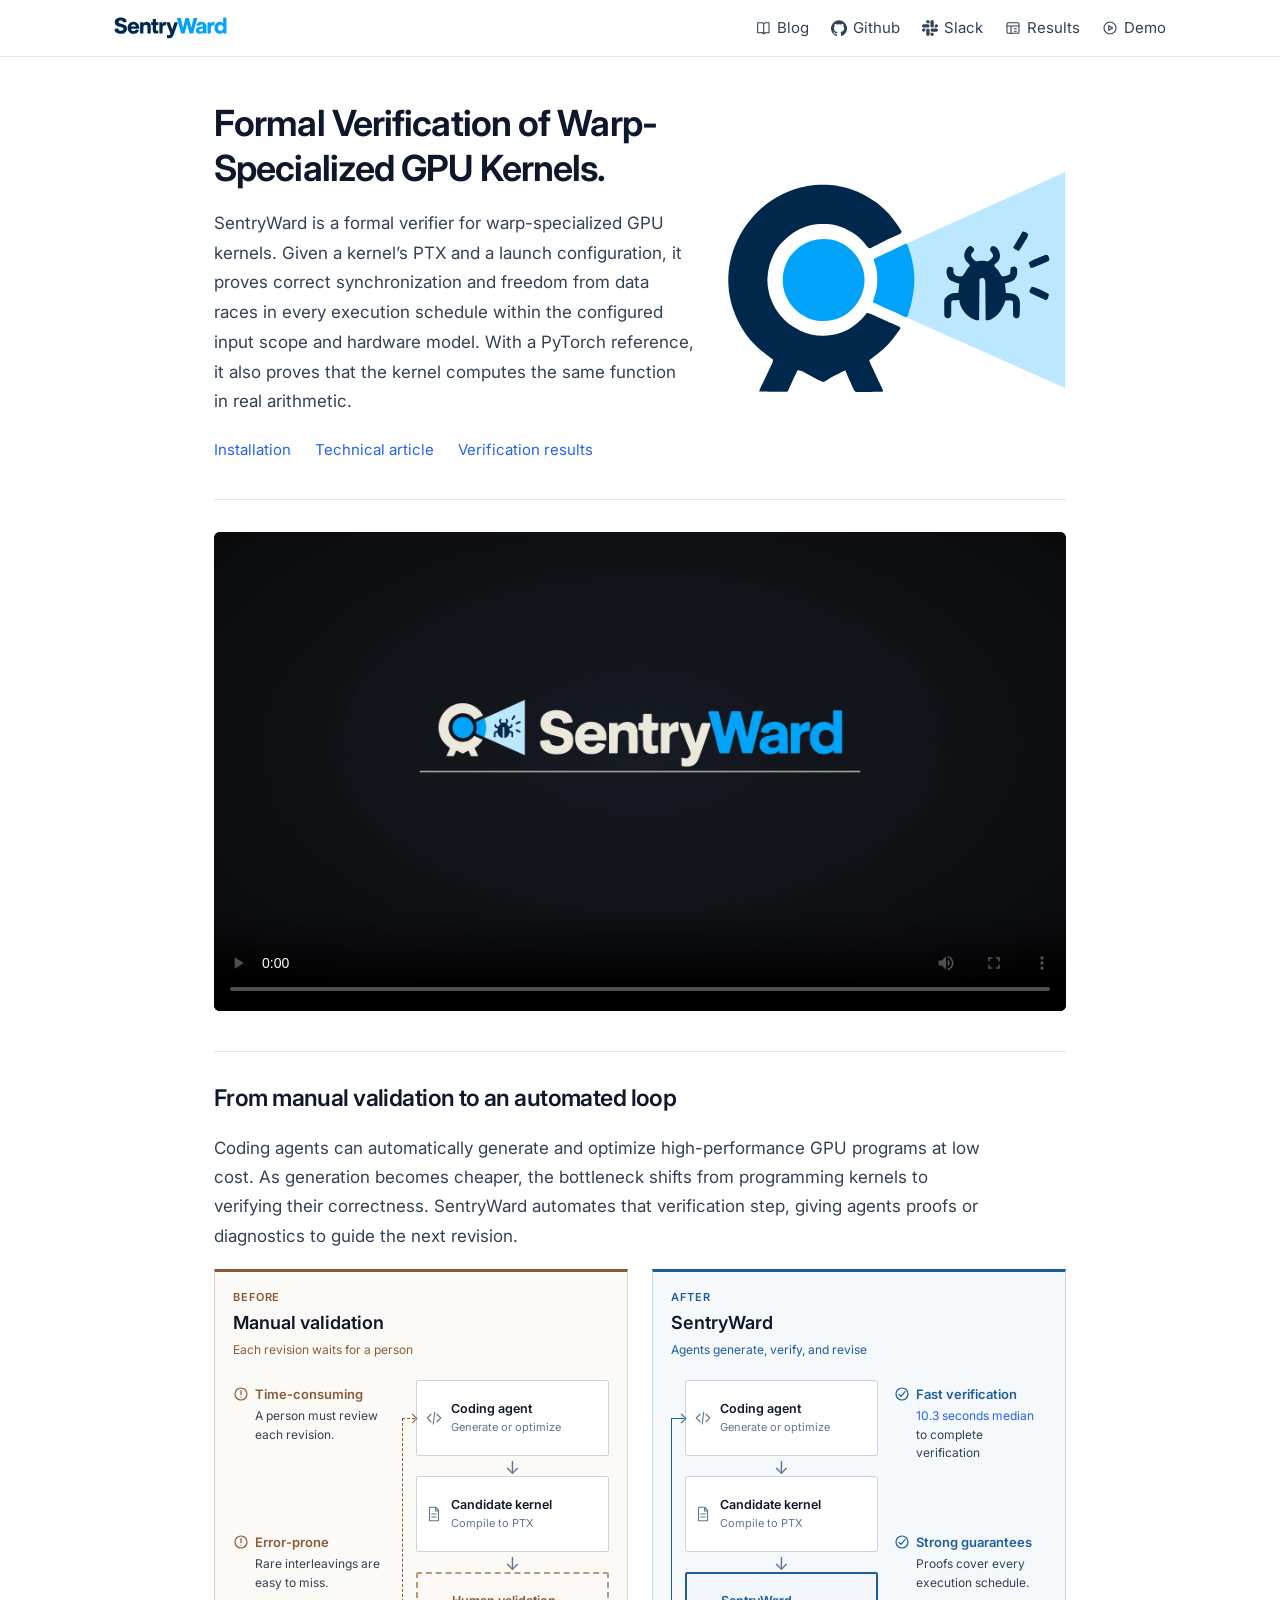
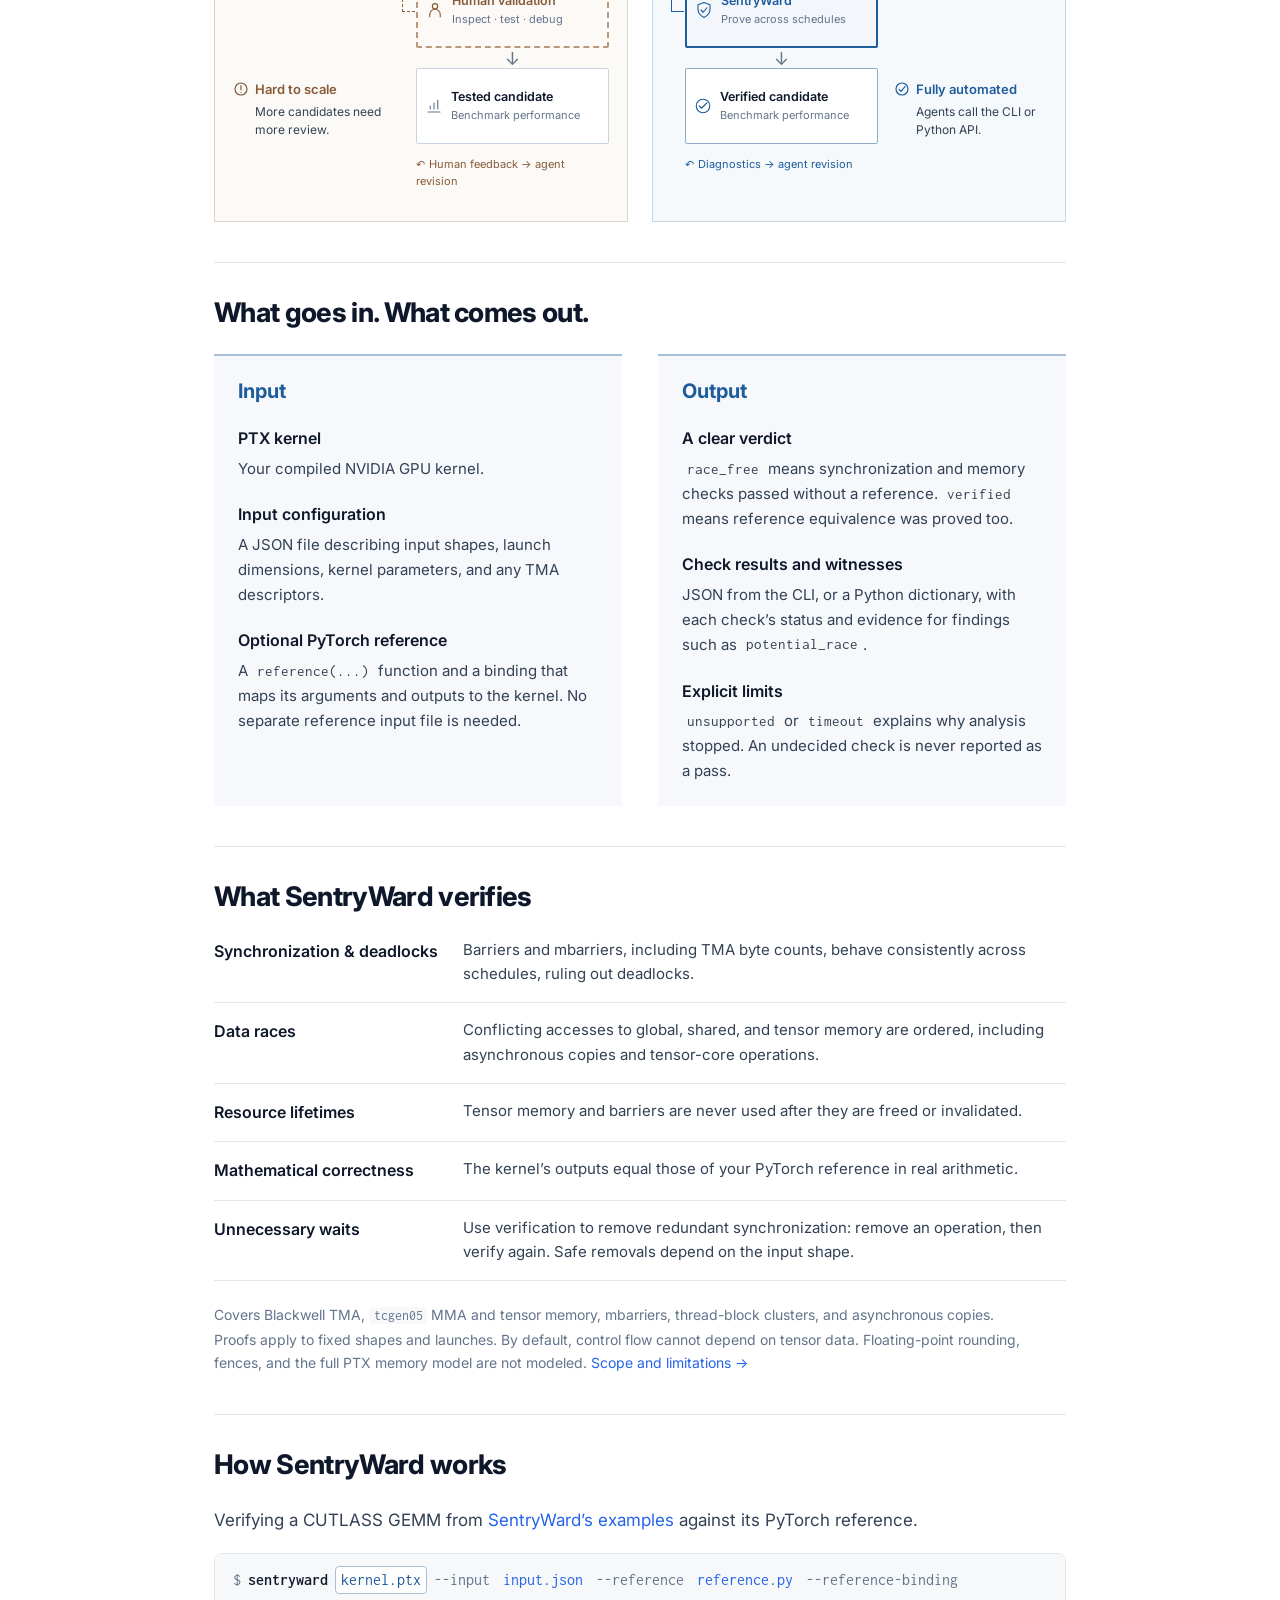
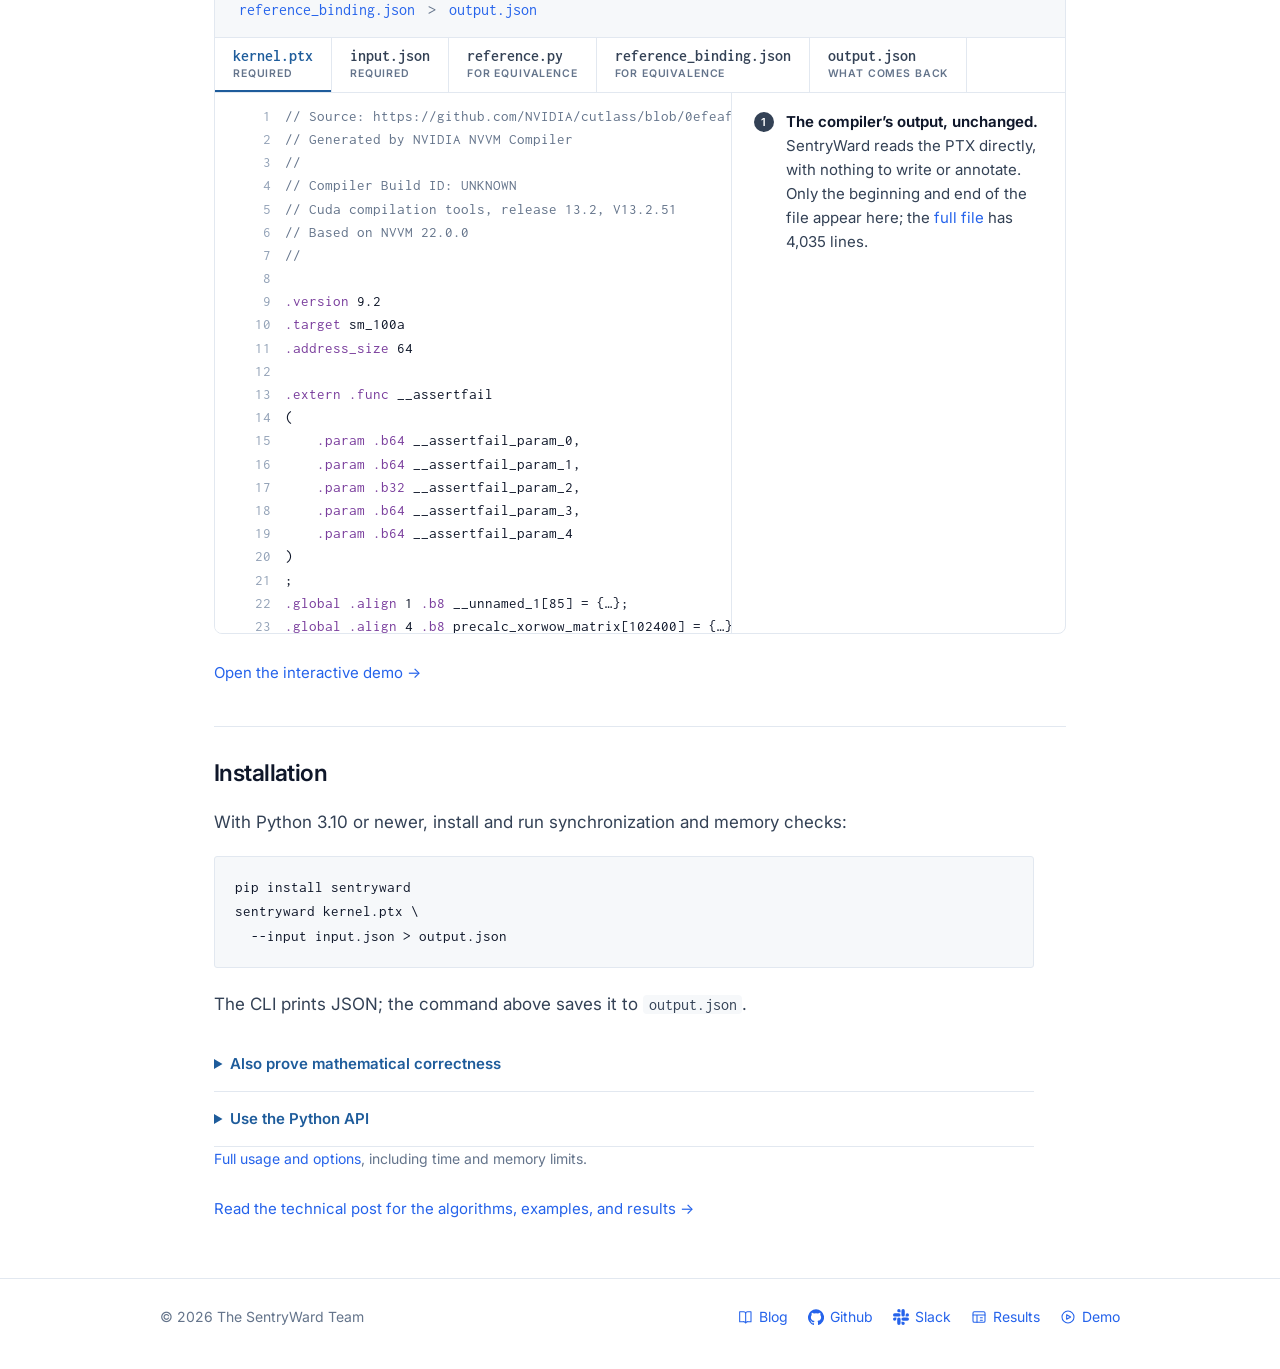
<file: index.html>
<!doctype html>
<html lang="en">
<head>
<meta charset="utf-8">
<meta name="viewport" content="width=device-width, initial-scale=1">
<title>SentryWard — Formal Verification of Warp-Specialized GPU Kernels.</title>
<meta name="description" content="Bring formal verification into agent-driven GPU kernel development. SentryWard checks synchronization, memory safety, and reference equivalence for NVIDIA Blackwell PTX kernels.">
<link rel="preconnect" href="https://fonts.googleapis.com">
<link rel="preconnect" href="https://fonts.gstatic.com" crossorigin>
<link rel="stylesheet" href="https://fonts.googleapis.com/css2?family=Inter:wght@400;500;600;700;800&family=Inconsolata:wght@400;600&display=swap">
<link rel="icon" type="image/svg+xml" href="assets/favicon.svg">
<link rel="stylesheet" href="css/style.css">
<link rel="stylesheet" href="css/site.css?v=20261016-headings">
<link rel="stylesheet" href="css/home.css?v=20261016-cutlass">
</head>
<body class="release-page">
<a class="skip-link" href="#main">Skip to content</a>
<header class="topbar"><div class="in">
  <a class="brand" href="./" aria-label="SentryWard home"><img src="assets/sentryward-wordmark.svg" width="113" height="22" alt="SentryWard"></a>
  <nav class="topnav" aria-label="Main navigation"><a href="blog/"><svg class="nav-icon" viewBox="0 0 24 24" fill="none" stroke="currentColor" stroke-width="1.6" stroke-linecap="round" stroke-linejoin="round" aria-hidden="true" focusable="false"><path d="M4 4h6a3 3 0 0 1 3 3v14a4 4 0 0 0-4-2H4zM13 7a3 3 0 0 1 3-3h5v15h-4a4 4 0 0 0-4 2"/></svg><span>Blog</span></a><a href="https://github.com/gpu-verifier/sentryward"><svg class="nav-icon" viewBox="0 0 24 24" fill="currentColor" aria-hidden="true" focusable="false"><path d="M12 .5a12 12 0 0 0-3.79 23.39c.6.11.82-.26.82-.58v-2.03c-3.34.73-4.04-1.42-4.04-1.42-.55-1.39-1.33-1.76-1.33-1.76-1.09-.75.08-.73.08-.73 1.2.08 1.84 1.23 1.84 1.23 1.07 1.84 2.81 1.31 3.5 1 .11-.78.42-1.31.76-1.61-2.66-.3-5.47-1.33-5.47-5.93 0-1.31.47-2.38 1.23-3.22-.12-.3-.53-1.52.12-3.18 0 0 1.01-.32 3.3 1.23a11.5 11.5 0 0 1 6 0c2.29-1.55 3.3-1.23 3.3-1.23.65 1.66.24 2.88.12 3.18.77.84 1.23 1.91 1.23 3.22 0 4.61-2.81 5.62-5.49 5.92.43.37.81 1.1.81 2.22v3.13c0 .32.22.7.83.58A12 12 0 0 0 12 .5Z"/></svg><span>Github</span></a><a href="slack/"><svg class="nav-icon" viewBox="0 0 24 24" fill="currentColor" aria-hidden="true" focusable="false"><path d="M5.042 15.165a2.528 2.528 0 0 1-2.52 2.523A2.528 2.528 0 0 1 0 15.165a2.527 2.527 0 0 1 2.522-2.52h2.52v2.52zM6.313 15.165a2.527 2.527 0 0 1 2.521-2.52 2.527 2.527 0 0 1 2.521 2.52v6.313A2.528 2.528 0 0 1 8.834 24a2.528 2.528 0 0 1-2.521-2.522v-6.313zM8.834 5.042a2.528 2.528 0 0 1-2.521-2.52A2.528 2.528 0 0 1 8.834 0a2.528 2.528 0 0 1 2.521 2.522v2.52H8.834zM8.834 6.313a2.528 2.528 0 0 1 2.521 2.521 2.528 2.528 0 0 1-2.521 2.521H2.522A2.528 2.528 0 0 1 0 8.834a2.528 2.528 0 0 1 2.522-2.521h6.312zM18.956 8.834a2.528 2.528 0 0 1 2.522-2.521A2.528 2.528 0 0 1 24 8.834a2.528 2.528 0 0 1-2.522 2.521h-2.522V8.834zM17.688 8.834a2.528 2.528 0 0 1-2.523 2.521 2.527 2.527 0 0 1-2.52-2.521V2.522A2.527 2.527 0 0 1 15.165 0a2.528 2.528 0 0 1 2.523 2.522v6.312zM15.165 18.956a2.528 2.528 0 0 1 2.523 2.522A2.528 2.528 0 0 1 15.165 24a2.527 2.527 0 0 1-2.52-2.522v-2.522h2.52zM15.165 17.688a2.527 2.527 0 0 1-2.52-2.523 2.526 2.526 0 0 1 2.52-2.52h6.313A2.527 2.527 0 0 1 24 15.165a2.528 2.528 0 0 1-2.522 2.523h-6.313z"/></svg><span>Slack</span></a><a href="results/"><svg class="nav-icon" viewBox="0 0 24 24" fill="none" stroke="currentColor" stroke-width="1.6" stroke-linecap="round" stroke-linejoin="round" aria-hidden="true" focusable="false"><rect x="3" y="4" width="18" height="16" rx="2"/><path d="M3 9h18M9 9v11m5-7h3m-3 4h3"/></svg><span>Results</span></a><a href="demo/"><svg class="nav-icon" viewBox="0 0 24 24" fill="none" stroke="currentColor" stroke-width="1.6" stroke-linecap="round" stroke-linejoin="round" aria-hidden="true" focusable="false"><circle cx="12" cy="12" r="9"/><path d="M10 8.5v7l6-3.5z"/></svg><span>Demo</span></a></nav>
</div></header>

<main id="main" class="release">
  <section class="hero" aria-labelledby="release-title">
    <div class="hero-text">
      <h1 id="release-title">Formal Verification of Warp-Specialized GPU Kernels.</h1>
      <p class="lead">SentryWard is a formal verifier for warp-specialized GPU kernels. Given a kernel&rsquo;s PTX and a launch configuration, it proves correct synchronization and freedom from data races in every execution schedule within the configured input scope and hardware model. With a PyTorch reference, it also proves that the kernel computes the same function in real arithmetic.</p>
      <div class="actions"><a href="#get-started">Installation</a><a href="blog/">Technical article</a><a href="results/">Verification results</a></div>
    </div>
    <img class="hero-logo" src="assets/sentryward-mark.svg" width="340" height="222" alt="">
  </section>

  <section class="release-section" id="overview" aria-label="SentryWard overview video">
    <div class="film"><video id="overview-video" controls playsinline preload="metadata" poster="media/condensed_poster.jpg" aria-label="SentryWard overview, narrated, 2 minutes 42 seconds">
      <source src="media/condensed.mp4" type="video/mp4">
      <track kind="subtitles" srclang="en" label="English" src="media/condensed_en.vtt" default>
      <track kind="subtitles" srclang="zh" label="中文" src="media/condensed_zh.vtt">
    </video></div>
  </section>

  <section class="release-section workflows" id="agent-workflow" aria-labelledby="workflow-title">
    <h2 id="workflow-title">From manual validation to an automated loop</h2>
    <p class="reading">Coding agents can automatically generate and optimize high-performance GPU programs at low cost. As generation becomes cheaper, the bottleneck shifts from programming kernels to verifying their correctness. SentryWard automates that verification step, giving agents proofs or diagnostics to guide the next revision.</p>

    <div class="workflow-comparison">
    <figure class="workflow-figure" aria-labelledby="manual-workflow-title">
      <div class="workflow-heading">
        <h3 id="manual-workflow-title"><span class="workflow-stage">Before</span>Manual validation</h3>
        <span class="workflow-mode">Each revision waits for a person</span>
      </div>
      <div class="workflow-body">
      <div class="workflow-diagram">
      <ol class="workflow-track">
        <li class="workflow-step">
          <svg class="workflow-icon" viewBox="0 0 24 24" aria-hidden="true"><path d="m8 7-5 5 5 5m8-10 5 5-5 5m-3-13-2 16"/></svg>
          <strong>Coding agent</strong><span>Generate or optimize</span>
        </li>
        <li class="workflow-step">
          <svg class="workflow-icon" viewBox="0 0 24 24" aria-hidden="true"><path d="M6 3h8l4 4v14H6zM14 3v5h4M9 12h6m-6 4h6"/></svg>
          <strong>Candidate kernel</strong><span>Compile to PTX</span>
        </li>
        <li class="workflow-step workflow-manual">
          <svg class="workflow-icon" viewBox="0 0 24 24" aria-hidden="true"><circle cx="12" cy="7" r="3.5"/><path d="M5 21v-3a7 7 0 0 1 14 0v3"/></svg>
          <strong>Human validation</strong><span>Inspect &middot; test &middot; debug</span>
        </li>
        <li class="workflow-step">
          <svg class="workflow-icon" viewBox="0 0 24 24" aria-hidden="true"><path d="M4 20h16M7 16v-4m5 4V8m5 8V4"/></svg>
          <strong>Tested candidate</strong><span>Benchmark performance</span>
        </li>
      </ol>
      <div class="workflow-feedback manual-feedback"><span>Human feedback → agent revision</span></div>
      </div>
      <ul class="workflow-notes" role="list" aria-label="Limitations of manual validation">
        <li><svg class="workflow-note-icon" viewBox="0 0 24 24" aria-hidden="true" focusable="false"><circle cx="12" cy="12" r="9"/><path d="M12 7v6m0 4h.01"/></svg><strong>Time-consuming</strong><span>A person must review each revision.</span></li>
        <li><svg class="workflow-note-icon" viewBox="0 0 24 24" aria-hidden="true" focusable="false"><circle cx="12" cy="12" r="9"/><path d="M12 7v6m0 4h.01"/></svg><strong>Error-prone</strong><span>Rare interleavings are easy to miss.</span></li>
        <li><svg class="workflow-note-icon" viewBox="0 0 24 24" aria-hidden="true" focusable="false"><circle cx="12" cy="12" r="9"/><path d="M12 7v6m0 4h.01"/></svg><strong>Hard to scale</strong><span>More candidates need more review.</span></li>
      </ul>
      </div>
    </figure>

    <figure class="workflow-figure workflow-automatic" aria-labelledby="automatic-workflow-title">
      <div class="workflow-heading">
        <h3 id="automatic-workflow-title"><span class="workflow-stage">After</span>SentryWard</h3>
        <span class="workflow-mode automatic-mode">Agents generate, verify, and revise</span>
      </div>
      <div class="workflow-body">
      <div class="workflow-diagram">
      <ol class="workflow-track">
        <li class="workflow-step">
          <svg class="workflow-icon" viewBox="0 0 24 24" aria-hidden="true"><path d="m8 7-5 5 5 5m8-10 5 5-5 5m-3-13-2 16"/></svg>
          <strong>Coding agent</strong><span>Generate or optimize</span>
        </li>
        <li class="workflow-step">
          <svg class="workflow-icon" viewBox="0 0 24 24" aria-hidden="true"><path d="M6 3h8l4 4v14H6zM14 3v5h4M9 12h6m-6 4h6"/></svg>
          <strong>Candidate kernel</strong><span>Compile to PTX</span>
        </li>
        <li class="workflow-step workflow-verifier">
          <svg class="workflow-icon" viewBox="0 0 24 24" aria-hidden="true"><path d="m12 2 8 3v6c0 5-4 9-8 11-4-2-8-6-8-11V5z"/><path d="m8 12 3 3 5-6"/></svg>
          <strong>SentryWard</strong><span>Prove across schedules</span>
        </li>
        <li class="workflow-step workflow-verified">
          <svg class="workflow-icon" viewBox="0 0 24 24" aria-hidden="true"><circle cx="12" cy="12" r="9"/><path d="m7 12 3 3 7-7"/></svg>
          <strong>Verified candidate</strong><span>Benchmark performance</span>
        </li>
      </ol>
      <div class="workflow-feedback automatic-feedback"><span>Diagnostics → agent revision</span></div>
      </div>
      <ul class="workflow-notes" role="list" aria-label="Advantages of SentryWard">
        <li><svg class="workflow-note-icon" viewBox="0 0 24 24" aria-hidden="true" focusable="false"><circle cx="12" cy="12" r="9"/><path d="M7.5 12.5l3 3 6-7"/></svg><strong>Fast verification</strong><span><a href="results/?group=verified">10.3 seconds median</a> to complete verification</span></li>
        <li><svg class="workflow-note-icon" viewBox="0 0 24 24" aria-hidden="true" focusable="false"><circle cx="12" cy="12" r="9"/><path d="M7.5 12.5l3 3 6-7"/></svg><strong>Strong guarantees</strong><span>Proofs cover every execution schedule.</span></li>
        <li><svg class="workflow-note-icon" viewBox="0 0 24 24" aria-hidden="true" focusable="false"><circle cx="12" cy="12" r="9"/><path d="M7.5 12.5l3 3 6-7"/></svg><strong>Fully automated</strong><span>Agents call the CLI or Python API.</span></li>
      </ul>
      </div>
    </figure>

    </div>

  </section>

  <section class="release-section" id="usage" aria-labelledby="usage-title">
    <h2 id="usage-title">What goes in. What comes out.</h2>
    <div class="io-grid">
      <div class="io-column">
        <h3>Input</h3>
        <dl class="io-list">
          <div><dt>PTX kernel</dt><dd>Your compiled NVIDIA GPU kernel.</dd></div>
          <div><dt>Input configuration</dt><dd>A JSON file describing input shapes, launch dimensions, kernel parameters, and any TMA descriptors.</dd></div>
          <div><dt>Optional PyTorch reference</dt><dd>A <code>reference(...)</code> function and a binding that maps its arguments and outputs to the kernel. No separate reference input file is needed.</dd></div>
        </dl>
      </div>
      <div class="io-column">
        <h3>Output</h3>
        <dl class="io-list">
          <div><dt>A clear verdict</dt><dd><code>race_free</code> means synchronization and memory checks passed without a reference. <code>verified</code> means reference equivalence was proved too.</dd></div>
          <div><dt>Check results and witnesses</dt><dd>JSON from the CLI, or a Python dictionary, with each check&rsquo;s status and evidence for findings such as <code>potential_race</code>.</dd></div>
          <div><dt>Explicit limits</dt><dd><code>unsupported</code> or <code>timeout</code> explains why analysis stopped. An undecided check is never reported as a pass.</dd></div>
        </dl>
      </div>
    </div>
  </section>

  <section class="release-section" id="properties" aria-labelledby="properties-title">
    <h2 id="properties-title">What SentryWard verifies</h2>
    <dl class="property-list">
      <div><dt>Synchronization &amp; deadlocks</dt><dd>Barriers and mbarriers, including TMA byte counts, behave consistently across schedules, ruling out deadlocks.</dd></div>
      <div><dt>Data races</dt><dd>Conflicting accesses to global, shared, and tensor memory are ordered, including asynchronous copies and tensor-core operations.</dd></div>
      <div><dt>Resource lifetimes</dt><dd>Tensor memory and barriers are never used after they are freed or invalidated.</dd></div>
      <div><dt>Mathematical correctness</dt><dd>The kernel&rsquo;s outputs equal those of your PyTorch reference in real arithmetic.</dd></div>
      <div><dt>Unnecessary waits</dt><dd>Use verification to remove redundant synchronization: remove an operation, then verify again. Safe removals depend on the input shape.</dd></div>
    </dl>
    <p class="scope-note">Covers Blackwell TMA, <code>tcgen05</code> MMA and tensor memory, mbarriers, thread-block clusters, and asynchronous copies. Proofs apply to fixed shapes and launches. By default, control flow cannot depend on tensor data. Floating-point rounding, fences, and the full PTX memory model are not modeled. <a href="https://github.com/gpu-verifier/sentryward/blob/main/README.md#limitations">Scope and limitations <span aria-hidden="true">&rarr;</span></a></p>
  </section>

  <section class="release-section" id="how-it-works" aria-labelledby="how-it-works-title">
    <h2 id="how-it-works-title">How SentryWard works</h2>
    <p class="reading">Verifying a CUTLASS GEMM from <a href="https://github.com/gpu-verifier/sentryward/tree/main/examples/cutlass__dense-gemm-f16-tma-1sm__sm_100a">SentryWard&rsquo;s examples</a> against its PyTorch reference.</p>
    <div class="lp-files" id="files">
      <div class="lp-cmdbar" id="fcmd"><span class="p">$</span><span class="w">sentryward</span><button data-f="ptx">kernel.ptx</button>--input<button data-f="input">input.json</button>--reference<button data-f="reference">reference.py</button>--reference-binding<button data-f="binding">reference_binding.json</button>&gt;<button data-f="output">output.json</button></div>
      <div class="lp-ftabs" id="ftabs" role="tablist" aria-label="Files"></div>
      <div class="lp-fv"><pre class="lp-code" id="fcode"></pre><ol class="lp-fnotes" id="fnotes" aria-label="Notes"></ol></div>
    </div>
    <p class="read-next"><a href="demo/">Open the interactive demo <span aria-hidden="true">&rarr;</span></a></p>
  </section>

  <section class="release-section" id="get-started" aria-labelledby="start-title">
    <h2 id="start-title">Installation</h2>
    <p class="reading">With Python 3.10 or newer, install and run synchronization and memory checks:</p>
    <pre class="install" tabindex="0" aria-label="Install and verify from the command line"><code>pip install sentryward
sentryward kernel.ptx \
  --input input.json &gt; output.json</code></pre>
    <p class="reading">The CLI prints JSON; the command above saves it to <code>output.json</code>.</p>
    <details class="usage-details">
      <summary>Also prove mathematical correctness</summary>
      <pre class="install" tabindex="0" aria-label="Verify against a PyTorch reference"><code>pip install "sentryward[reference]"
sentryward kernel.ptx \
  --input input.json \
  --reference reference.py \
  --reference-binding reference_binding.json \
  &gt; output.json</code></pre>
    </details>
    <details class="usage-details">
      <summary>Use the Python API</summary>
      <pre class="install" tabindex="0" aria-label="Verify from Python"><code>from sentryward import verify

result = verify(
    "kernel.ptx",
    input="input.json",
    reference="reference.py",                    # optional
    reference_binding="reference_binding.json",  # optional
)
print(result["result"], result["checks"])</code></pre>
      <p class="scope-note">Install <code>sentryward[reference]</code> when supplying a PyTorch reference.</p>
    </details>
    <p class="reading scope-note"><a href="https://github.com/gpu-verifier/sentryward/blob/main/README.md#getting-started">Full usage and options</a>, including time and memory limits.</p>
    <p class="read-next"><a href="blog/">Read the technical post for the algorithms, examples, and results <span aria-hidden="true">&rarr;</span></a></p>
  </section>
</main>
<footer><div class="footer-in"><span>&copy; 2026 The SentryWard Team</span><nav aria-label="Footer navigation"><a href="blog/"><svg class="nav-icon" viewBox="0 0 24 24" fill="none" stroke="currentColor" stroke-width="1.6" stroke-linecap="round" stroke-linejoin="round" aria-hidden="true" focusable="false"><path d="M4 4h6a3 3 0 0 1 3 3v14a4 4 0 0 0-4-2H4zM13 7a3 3 0 0 1 3-3h5v15h-4a4 4 0 0 0-4 2"/></svg><span>Blog</span></a><a href="https://github.com/gpu-verifier/sentryward"><svg class="nav-icon" viewBox="0 0 24 24" fill="currentColor" aria-hidden="true" focusable="false"><path d="M12 .5a12 12 0 0 0-3.79 23.39c.6.11.82-.26.82-.58v-2.03c-3.34.73-4.04-1.42-4.04-1.42-.55-1.39-1.33-1.76-1.33-1.76-1.09-.75.08-.73.08-.73 1.2.08 1.84 1.23 1.84 1.23 1.07 1.84 2.81 1.31 3.5 1 .11-.78.42-1.31.76-1.61-2.66-.3-5.47-1.33-5.47-5.93 0-1.31.47-2.38 1.23-3.22-.12-.3-.53-1.52.12-3.18 0 0 1.01-.32 3.3 1.23a11.5 11.5 0 0 1 6 0c2.29-1.55 3.3-1.23 3.3-1.23.65 1.66.24 2.88.12 3.18.77.84 1.23 1.91 1.23 3.22 0 4.61-2.81 5.62-5.49 5.92.43.37.81 1.1.81 2.22v3.13c0 .32.22.7.83.58A12 12 0 0 0 12 .5Z"/></svg><span>Github</span></a><a href="slack/"><svg class="nav-icon" viewBox="0 0 24 24" fill="currentColor" aria-hidden="true" focusable="false"><path d="M5.042 15.165a2.528 2.528 0 0 1-2.52 2.523A2.528 2.528 0 0 1 0 15.165a2.527 2.527 0 0 1 2.522-2.52h2.52v2.52zM6.313 15.165a2.527 2.527 0 0 1 2.521-2.52 2.527 2.527 0 0 1 2.521 2.52v6.313A2.528 2.528 0 0 1 8.834 24a2.528 2.528 0 0 1-2.521-2.522v-6.313zM8.834 5.042a2.528 2.528 0 0 1-2.521-2.52A2.528 2.528 0 0 1 8.834 0a2.528 2.528 0 0 1 2.521 2.522v2.52H8.834zM8.834 6.313a2.528 2.528 0 0 1 2.521 2.521 2.528 2.528 0 0 1-2.521 2.521H2.522A2.528 2.528 0 0 1 0 8.834a2.528 2.528 0 0 1 2.522-2.521h6.312zM18.956 8.834a2.528 2.528 0 0 1 2.522-2.521A2.528 2.528 0 0 1 24 8.834a2.528 2.528 0 0 1-2.522 2.521h-2.522V8.834zM17.688 8.834a2.528 2.528 0 0 1-2.523 2.521 2.527 2.527 0 0 1-2.52-2.521V2.522A2.527 2.527 0 0 1 15.165 0a2.528 2.528 0 0 1 2.523 2.522v6.312zM15.165 18.956a2.528 2.528 0 0 1 2.523 2.522A2.528 2.528 0 0 1 15.165 24a2.527 2.527 0 0 1-2.52-2.522v-2.522h2.52zM15.165 17.688a2.527 2.527 0 0 1-2.52-2.523 2.526 2.526 0 0 1 2.52-2.52h6.313A2.527 2.527 0 0 1 24 15.165a2.528 2.528 0 0 1-2.522 2.523h-6.313z"/></svg><span>Slack</span></a><a href="results/"><svg class="nav-icon" viewBox="0 0 24 24" fill="none" stroke="currentColor" stroke-width="1.6" stroke-linecap="round" stroke-linejoin="round" aria-hidden="true" focusable="false"><rect x="3" y="4" width="18" height="16" rx="2"/><path d="M3 9h18M9 9v11m5-7h3m-3 4h3"/></svg><span>Results</span></a><a href="demo/"><svg class="nav-icon" viewBox="0 0 24 24" fill="none" stroke="currentColor" stroke-width="1.6" stroke-linecap="round" stroke-linejoin="round" aria-hidden="true" focusable="false"><circle cx="12" cy="12" r="9"/><path d="M10 8.5v7l6-3.5z"/></svg><span>Demo</span></a></nav></div></footer>
<script type="module" src="js/home.mjs?v=20261016-cutlass"></script>
</body>
</html>
</file>
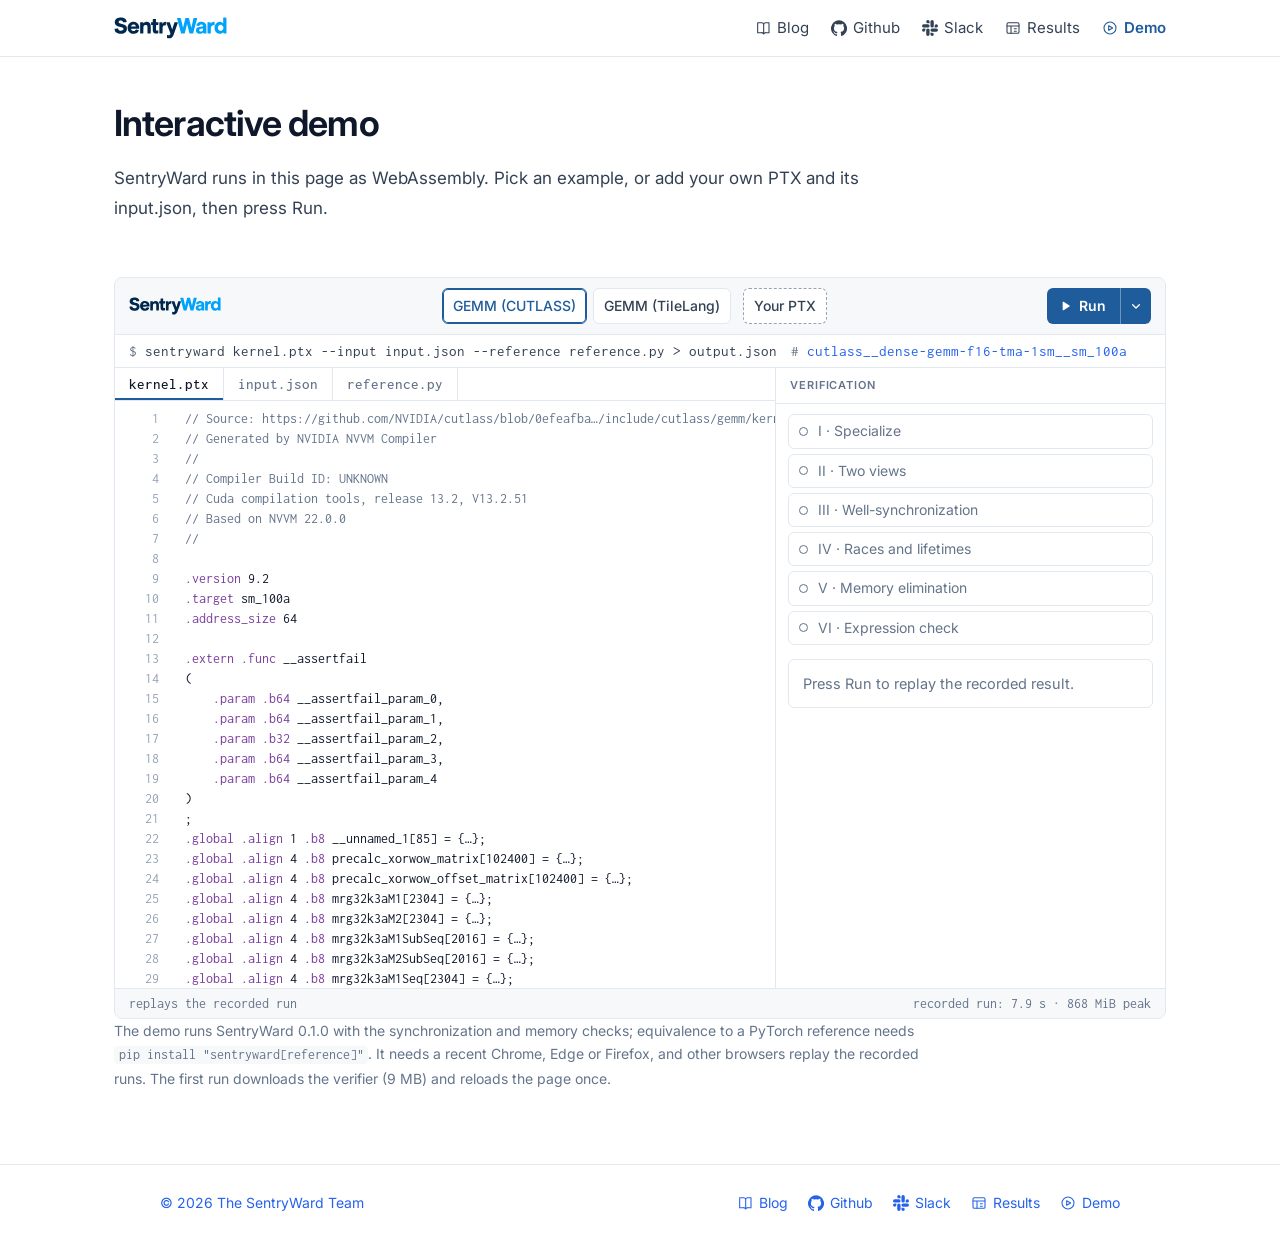
<file: demo/index.html>
<!doctype html>
<html lang="en">
<head>
<meta charset="utf-8">
<meta name="viewport" content="width=device-width, initial-scale=1">
<title>Interactive Demo — SentryWard</title>
<meta name="description" content="Run SentryWard on example GPU kernels or on your own PTX, in the browser, as WebAssembly.">
<link rel="canonical" href="https://sentryward.io/demo/">
<link rel="preconnect" href="https://fonts.googleapis.com">
<link rel="preconnect" href="https://fonts.gstatic.com" crossorigin>
<link rel="stylesheet" href="https://fonts.googleapis.com/css2?family=Inter:wght@400;500;600;700;800&family=Inconsolata:wght@400;600&display=swap">
<link rel="icon" type="image/svg+xml" href="../assets/favicon.svg">
<link rel="stylesheet" href="../css/style.css">
<link rel="stylesheet" href="../css/site.css?v=20261016-headings">
<link rel="stylesheet" href="../css/demo.css?v=20261016-problems">
</head>
<body class="release-page">
<a class="skip-link" href="#main">Skip to content</a>
<header class="topbar"><div class="in">
  <a class="brand" href="../" aria-label="SentryWard home"><img src="../assets/sentryward-wordmark.svg" width="113" height="22" alt="SentryWard"></a>
  <nav class="topnav" aria-label="Main navigation"><a href="../blog/"><svg class="nav-icon" viewBox="0 0 24 24" fill="none" stroke="currentColor" stroke-width="1.6" stroke-linecap="round" stroke-linejoin="round" aria-hidden="true" focusable="false"><path d="M4 4h6a3 3 0 0 1 3 3v14a4 4 0 0 0-4-2H4zM13 7a3 3 0 0 1 3-3h5v15h-4a4 4 0 0 0-4 2"/></svg><span>Blog</span></a><a href="https://github.com/gpu-verifier/sentryward"><svg class="nav-icon" viewBox="0 0 24 24" fill="currentColor" aria-hidden="true" focusable="false"><path d="M12 .5a12 12 0 0 0-3.79 23.39c.6.11.82-.26.82-.58v-2.03c-3.34.73-4.04-1.42-4.04-1.42-.55-1.39-1.33-1.76-1.33-1.76-1.09-.75.08-.73.08-.73 1.2.08 1.84 1.23 1.84 1.23 1.07 1.84 2.81 1.31 3.5 1 .11-.78.42-1.31.76-1.61-2.66-.3-5.47-1.33-5.47-5.93 0-1.31.47-2.38 1.23-3.22-.12-.3-.53-1.52.12-3.18 0 0 1.01-.32 3.3 1.23a11.5 11.5 0 0 1 6 0c2.29-1.55 3.3-1.23 3.3-1.23.65 1.66.24 2.88.12 3.18.77.84 1.23 1.91 1.23 3.22 0 4.61-2.81 5.62-5.49 5.92.43.37.81 1.1.81 2.22v3.13c0 .32.22.7.83.58A12 12 0 0 0 12 .5Z"/></svg><span>Github</span></a><a href="../slack/"><svg class="nav-icon" viewBox="0 0 24 24" fill="currentColor" aria-hidden="true" focusable="false"><path d="M5.042 15.165a2.528 2.528 0 0 1-2.52 2.523A2.528 2.528 0 0 1 0 15.165a2.527 2.527 0 0 1 2.522-2.52h2.52v2.52zM6.313 15.165a2.527 2.527 0 0 1 2.521-2.52 2.527 2.527 0 0 1 2.521 2.52v6.313A2.528 2.528 0 0 1 8.834 24a2.528 2.528 0 0 1-2.521-2.522v-6.313zM8.834 5.042a2.528 2.528 0 0 1-2.521-2.52A2.528 2.528 0 0 1 8.834 0a2.528 2.528 0 0 1 2.521 2.522v2.52H8.834zM8.834 6.313a2.528 2.528 0 0 1 2.521 2.521 2.528 2.528 0 0 1-2.521 2.521H2.522A2.528 2.528 0 0 1 0 8.834a2.528 2.528 0 0 1 2.522-2.521h6.312zM18.956 8.834a2.528 2.528 0 0 1 2.522-2.521A2.528 2.528 0 0 1 24 8.834a2.528 2.528 0 0 1-2.522 2.521h-2.522V8.834zM17.688 8.834a2.528 2.528 0 0 1-2.523 2.521 2.527 2.527 0 0 1-2.52-2.521V2.522A2.527 2.527 0 0 1 15.165 0a2.528 2.528 0 0 1 2.523 2.522v6.312zM15.165 18.956a2.528 2.528 0 0 1 2.523 2.522A2.528 2.528 0 0 1 15.165 24a2.527 2.527 0 0 1-2.52-2.522v-2.522h2.52zM15.165 17.688a2.527 2.527 0 0 1-2.52-2.523 2.526 2.526 0 0 1 2.52-2.52h6.313A2.527 2.527 0 0 1 24 15.165a2.528 2.528 0 0 1-2.522 2.523h-6.313z"/></svg><span>Slack</span></a><a href="../results/"><svg class="nav-icon" viewBox="0 0 24 24" fill="none" stroke="currentColor" stroke-width="1.6" stroke-linecap="round" stroke-linejoin="round" aria-hidden="true" focusable="false"><rect x="3" y="4" width="18" height="16" rx="2"/><path d="M3 9h18M9 9v11m5-7h3m-3 4h3"/></svg><span>Results</span></a><a href="./" aria-current="page"><svg class="nav-icon" viewBox="0 0 24 24" fill="none" stroke="currentColor" stroke-width="1.6" stroke-linecap="round" stroke-linejoin="round" aria-hidden="true" focusable="false"><circle cx="12" cy="12" r="9"/><path d="M10 8.5v7l6-3.5z"/></svg><span>Demo</span></a></nav>
</div></header>

<main id="main" class="release demo">
  <section class="hero" aria-labelledby="demo-title">
    <div class="hero-text">
      <h1 id="demo-title">Interactive demo</h1>
      <p class="lead">SentryWard runs in this page as WebAssembly. Pick an example, or add your own PTX and its input.json, then press Run.</p>
    </div>
  </section>

  <section id="interactive-demo" aria-label="Interactive demo">
    <div class="lp-pg" id="pg">
      <div class="pg-bar">
        <span class="pg-title"><img src="../assets/sentryward-wordmark.svg" alt="SentryWard" width="92" height="18"></span>
        <div class="pg-ex" id="pg-ex" role="tablist" aria-label="Examples"></div>
        <button class="pg-up" id="pg-mine" title="Check your own PTX and its input.json">Your PTX</button><input type="file" id="pg-file" multiple hidden accept=".ptx,.json,.py,text/plain,application/json">
        <div class="pg-runs"><button class="pg-run" id="pg-run"><svg viewBox="0 0 24 24" aria-hidden="true"><path d="M8 5.6v12.8a1 1 0 0 0 1.53.85l10.1-6.4a1 1 0 0 0 0-1.7L9.53 4.75A1 1 0 0 0 8 5.6z" fill="currentColor"/></svg>Run</button><button class="pg-more" id="pg-more" aria-haspopup="menu" aria-expanded="false" aria-controls="pg-menu" aria-label="More ways to run"><svg viewBox="0 0 24 24" aria-hidden="true"><path d="M7 10l5 5 5-5" fill="none" stroke="currentColor" stroke-width="2" stroke-linecap="round" stroke-linejoin="round"/></svg></button><div class="pg-menu" id="pg-menu" role="menu" hidden><button role="menuitem" id="pg-replay">Replay the recorded run <span>(for devices with limited memory)</span></button></div></div>
      </div>
      <div class="pg-cmd" id="pg-cmd"></div>
      <div class="pg-main">
        <div class="pg-pane"><div class="pg-tabs" id="pg-tabs" role="tablist" aria-label="Files"><button data-t="ptx">kernel.ptx</button><button data-t="in">input.json</button><button data-t="ref">reference.py</button></div><div class="pg-code" id="pg-ptx"></div><pre class="pg-in" id="pg-in" hidden></pre><pre class="pg-in" id="pg-ref" hidden></pre></div>
        <div class="pg-pane pg-out"><div class="pg-h">Verification</div><ol class="pg-steps" id="pg-steps"></ol><div class="pg-verdict" id="pg-verdict" aria-live="polite"></div><details class="pg-json" hidden><summary>output.json</summary><pre id="pg-json"></pre></details></div>
      </div>
      <div class="pg-status" id="pg-status"></div>
      <svg class="pg-arc" id="pg-arc" aria-hidden="true"></svg>
    </div>
    <p class="scope-note">The demo runs SentryWard 0.1.0 with the synchronization and memory checks; equivalence to a PyTorch reference needs <code>pip install "sentryward[reference]"</code>. It needs a recent Chrome, Edge or Firefox, and other browsers replay the recorded runs. The first run downloads the verifier (9&nbsp;MB) and reloads the page once.</p>
  </section>
</main>
<footer><div class="footer-in"><a href="../">&copy; 2026 The SentryWard Team</a><nav aria-label="Footer navigation"><a href="../blog/"><svg class="nav-icon" viewBox="0 0 24 24" fill="none" stroke="currentColor" stroke-width="1.6" stroke-linecap="round" stroke-linejoin="round" aria-hidden="true" focusable="false"><path d="M4 4h6a3 3 0 0 1 3 3v14a4 4 0 0 0-4-2H4zM13 7a3 3 0 0 1 3-3h5v15h-4a4 4 0 0 0-4 2"/></svg><span>Blog</span></a><a href="https://github.com/gpu-verifier/sentryward"><svg class="nav-icon" viewBox="0 0 24 24" fill="currentColor" aria-hidden="true" focusable="false"><path d="M12 .5a12 12 0 0 0-3.79 23.39c.6.11.82-.26.82-.58v-2.03c-3.34.73-4.04-1.42-4.04-1.42-.55-1.39-1.33-1.76-1.33-1.76-1.09-.75.08-.73.08-.73 1.2.08 1.84 1.23 1.84 1.23 1.07 1.84 2.81 1.31 3.5 1 .11-.78.42-1.31.76-1.61-2.66-.3-5.47-1.33-5.47-5.93 0-1.31.47-2.38 1.23-3.22-.12-.3-.53-1.52.12-3.18 0 0 1.01-.32 3.3 1.23a11.5 11.5 0 0 1 6 0c2.29-1.55 3.3-1.23 3.3-1.23.65 1.66.24 2.88.12 3.18.77.84 1.23 1.91 1.23 3.22 0 4.61-2.81 5.62-5.49 5.92.43.37.81 1.1.81 2.22v3.13c0 .32.22.7.83.58A12 12 0 0 0 12 .5Z"/></svg><span>Github</span></a><a href="../slack/"><svg class="nav-icon" viewBox="0 0 24 24" fill="currentColor" aria-hidden="true" focusable="false"><path d="M5.042 15.165a2.528 2.528 0 0 1-2.52 2.523A2.528 2.528 0 0 1 0 15.165a2.527 2.527 0 0 1 2.522-2.52h2.52v2.52zM6.313 15.165a2.527 2.527 0 0 1 2.521-2.52 2.527 2.527 0 0 1 2.521 2.52v6.313A2.528 2.528 0 0 1 8.834 24a2.528 2.528 0 0 1-2.521-2.522v-6.313zM8.834 5.042a2.528 2.528 0 0 1-2.521-2.52A2.528 2.528 0 0 1 8.834 0a2.528 2.528 0 0 1 2.521 2.522v2.52H8.834zM8.834 6.313a2.528 2.528 0 0 1 2.521 2.521 2.528 2.528 0 0 1-2.521 2.521H2.522A2.528 2.528 0 0 1 0 8.834a2.528 2.528 0 0 1 2.522-2.521h6.312zM18.956 8.834a2.528 2.528 0 0 1 2.522-2.521A2.528 2.528 0 0 1 24 8.834a2.528 2.528 0 0 1-2.522 2.521h-2.522V8.834zM17.688 8.834a2.528 2.528 0 0 1-2.523 2.521 2.527 2.527 0 0 1-2.52-2.521V2.522A2.527 2.527 0 0 1 15.165 0a2.528 2.528 0 0 1 2.523 2.522v6.312zM15.165 18.956a2.528 2.528 0 0 1 2.523 2.522A2.528 2.528 0 0 1 15.165 24a2.527 2.527 0 0 1-2.52-2.522v-2.522h2.52zM15.165 17.688a2.527 2.527 0 0 1-2.52-2.523 2.526 2.526 0 0 1 2.52-2.52h6.313A2.527 2.527 0 0 1 24 15.165a2.528 2.528 0 0 1-2.522 2.523h-6.313z"/></svg><span>Slack</span></a><a href="../results/"><svg class="nav-icon" viewBox="0 0 24 24" fill="none" stroke="currentColor" stroke-width="1.6" stroke-linecap="round" stroke-linejoin="round" aria-hidden="true" focusable="false"><rect x="3" y="4" width="18" height="16" rx="2"/><path d="M3 9h18M9 9v11m5-7h3m-3 4h3"/></svg><span>Results</span></a><a href="./" aria-current="page"><svg class="nav-icon" viewBox="0 0 24 24" fill="none" stroke="currentColor" stroke-width="1.6" stroke-linecap="round" stroke-linejoin="round" aria-hidden="true" focusable="false"><circle cx="12" cy="12" r="9"/><path d="M10 8.5v7l6-3.5z"/></svg><span>Demo</span></a></nav></div></footer>
<script type="module" src="../js/demo.mjs?v=20261016-problems"></script>
</body>
</html>
</file>
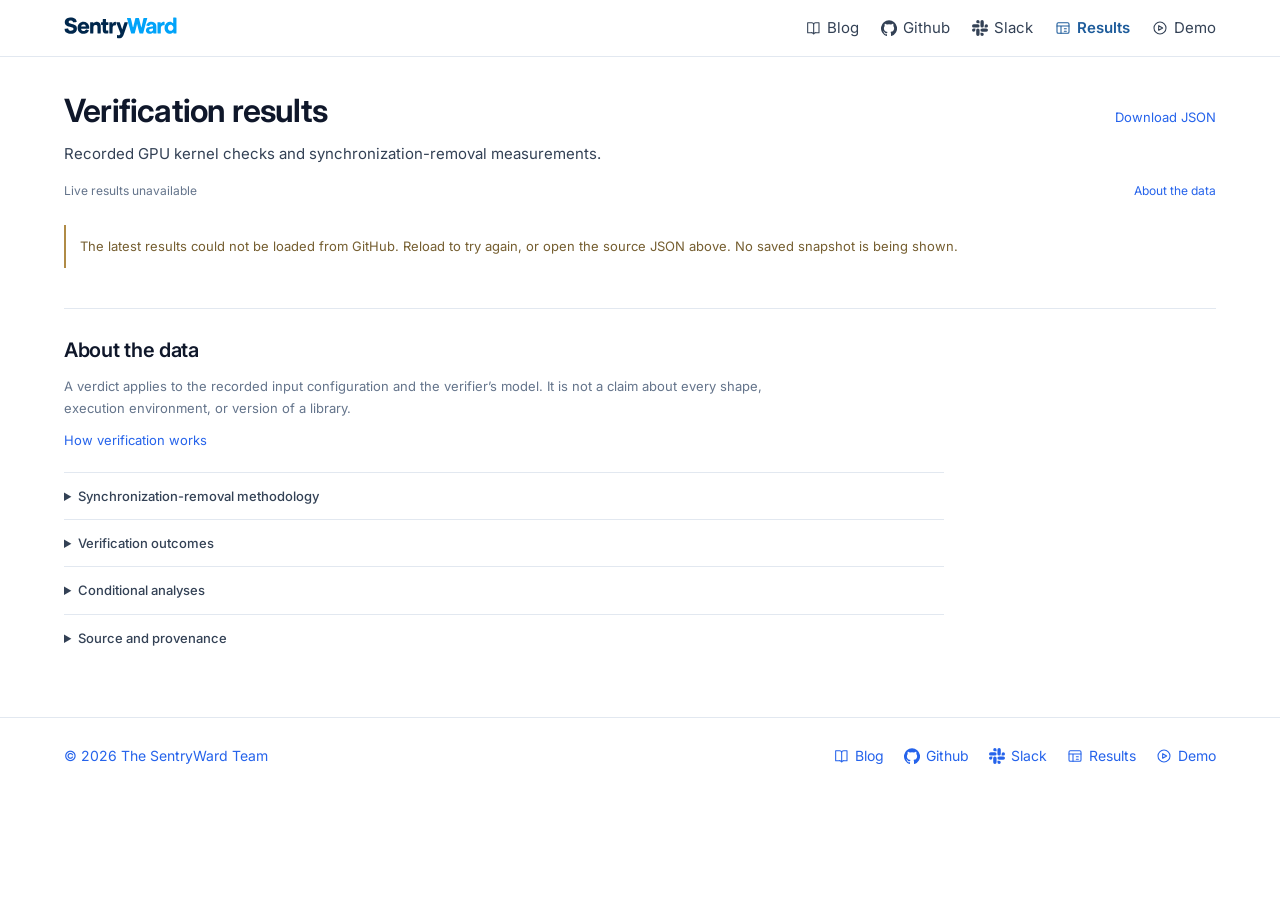
<file: results/index.html>
<!doctype html>
<html lang="en">
<head>
<meta charset="utf-8">
<meta name="viewport" content="width=device-width, initial-scale=1">
<title>Verification Results — SentryWard</title>
<meta name="description" content="Explore SentryWard verification results across GPU kernel libraries. Inspect synchronization, memory, and equivalence checks, analysis limits, and recorded evidence.">
<link rel="canonical" href="https://sentryward.io/results/">
<link rel="preconnect" href="https://fonts.googleapis.com">
<link rel="preconnect" href="https://fonts.gstatic.com" crossorigin>
<link rel="stylesheet" href="https://fonts.googleapis.com/css2?family=Inter:wght@400;500;600;700;800&family=Inconsolata:wght@400;600&display=swap">
<link rel="icon" type="image/svg+xml" href="../assets/favicon.svg">
<link rel="stylesheet" href="../css/style.css">
<link rel="stylesheet" href="../css/site.css?v=20261015-workflows5">
<link rel="stylesheet" href="../css/results.css">
<script type="module" src="../js/results.mjs?v=20261015-analysis-time"></script>
</head>
<body class="results-page">
<a class="skip-link" href="#main">Skip to content</a>
<header class="topbar"><div class="in">
  <a class="brand" href="../" aria-label="SentryWard home"><img src="../assets/sentryward-wordmark.svg" width="113" height="22" alt="SentryWard"></a>
  <nav class="topnav" aria-label="Main navigation"><a href="../blog/"><svg class="nav-icon" viewBox="0 0 24 24" fill="none" stroke="currentColor" stroke-width="1.6" stroke-linecap="round" stroke-linejoin="round" aria-hidden="true" focusable="false"><path d="M4 4h6a3 3 0 0 1 3 3v14a4 4 0 0 0-4-2H4zM13 7a3 3 0 0 1 3-3h5v15h-4a4 4 0 0 0-4 2"/></svg><span>Blog</span></a><a href="https://github.com/gpu-verifier/sentryward"><svg class="nav-icon" viewBox="0 0 24 24" fill="currentColor" aria-hidden="true" focusable="false"><path d="M12 .5a12 12 0 0 0-3.79 23.39c.6.11.82-.26.82-.58v-2.03c-3.34.73-4.04-1.42-4.04-1.42-.55-1.39-1.33-1.76-1.33-1.76-1.09-.75.08-.73.08-.73 1.2.08 1.84 1.23 1.84 1.23 1.07 1.84 2.81 1.31 3.5 1 .11-.78.42-1.31.76-1.61-2.66-.3-5.47-1.33-5.47-5.93 0-1.31.47-2.38 1.23-3.22-.12-.3-.53-1.52.12-3.18 0 0 1.01-.32 3.3 1.23a11.5 11.5 0 0 1 6 0c2.29-1.55 3.3-1.23 3.3-1.23.65 1.66.24 2.88.12 3.18.77.84 1.23 1.91 1.23 3.22 0 4.61-2.81 5.62-5.49 5.92.43.37.81 1.1.81 2.22v3.13c0 .32.22.7.83.58A12 12 0 0 0 12 .5Z"/></svg><span>Github</span></a><a href="../slack/"><svg class="nav-icon" viewBox="0 0 24 24" fill="currentColor" aria-hidden="true" focusable="false"><path d="M5.042 15.165a2.528 2.528 0 0 1-2.52 2.523A2.528 2.528 0 0 1 0 15.165a2.527 2.527 0 0 1 2.522-2.52h2.52v2.52zM6.313 15.165a2.527 2.527 0 0 1 2.521-2.52 2.527 2.527 0 0 1 2.521 2.52v6.313A2.528 2.528 0 0 1 8.834 24a2.528 2.528 0 0 1-2.521-2.522v-6.313zM8.834 5.042a2.528 2.528 0 0 1-2.521-2.52A2.528 2.528 0 0 1 8.834 0a2.528 2.528 0 0 1 2.521 2.522v2.52H8.834zM8.834 6.313a2.528 2.528 0 0 1 2.521 2.521 2.528 2.528 0 0 1-2.521 2.521H2.522A2.528 2.528 0 0 1 0 8.834a2.528 2.528 0 0 1 2.522-2.521h6.312zM18.956 8.834a2.528 2.528 0 0 1 2.522-2.521A2.528 2.528 0 0 1 24 8.834a2.528 2.528 0 0 1-2.522 2.521h-2.522V8.834zM17.688 8.834a2.528 2.528 0 0 1-2.523 2.521 2.527 2.527 0 0 1-2.52-2.521V2.522A2.527 2.527 0 0 1 15.165 0a2.528 2.528 0 0 1 2.523 2.522v6.312zM15.165 18.956a2.528 2.528 0 0 1 2.523 2.522A2.528 2.528 0 0 1 15.165 24a2.527 2.527 0 0 1-2.52-2.522v-2.522h2.52zM15.165 17.688a2.527 2.527 0 0 1-2.52-2.523 2.526 2.526 0 0 1 2.52-2.52h6.313A2.527 2.527 0 0 1 24 15.165a2.528 2.528 0 0 1-2.522 2.523h-6.313z"/></svg><span>Slack</span></a><a href="./" aria-current="page"><svg class="nav-icon" viewBox="0 0 24 24" fill="none" stroke="currentColor" stroke-width="1.6" stroke-linecap="round" stroke-linejoin="round" aria-hidden="true" focusable="false"><rect x="3" y="4" width="18" height="16" rx="2"/><path d="M3 9h18M9 9v11m5-7h3m-3 4h3"/></svg><span>Results</span></a><a href="../demo/"><svg class="nav-icon" viewBox="0 0 24 24" fill="none" stroke="currentColor" stroke-width="1.6" stroke-linecap="round" stroke-linejoin="round" aria-hidden="true" focusable="false"><circle cx="12" cy="12" r="9"/><path d="M10 8.5v7l6-3.5z"/></svg><span>Demo</span></a></nav>
</div></header>
<main id="main" class="database">
  <section class="database-hero" aria-labelledby="page-title">
    <div>
      <h1 id="page-title">Verification results</h1>
      <p class="database-intro">Recorded GPU kernel checks and synchronization-removal measurements.</p>
    </div>
    <a class="download-link" href="https://raw.githubusercontent.com/gpu-verifier/sentryward/main/examples/results.json" download>Download JSON</a>
  </section>

  <div class="snapshot-line"><span id="snapshot-date">Loading latest results…</span><span id="corpus-meta"></span><a href="#about-data">About the data</a></div>
  <p id="load-state" role="status">Loading verification results…</p>
  <noscript><p class="data-notice">Enable JavaScript to search and inspect the database, or <a href="https://raw.githubusercontent.com/gpu-verifier/sentryward/main/examples/results.json">read the live results JSON</a>.</p></noscript>

  <nav id="overview" class="overview" aria-label="Filter by result group" hidden>
    <div class="result-groups" id="result-groups"></div>
  </nav>

  <section id="explorer" class="explorer" aria-labelledby="explorer-title" hidden>
    <h2 id="explorer-title" class="sr-only">Kernel results</h2>
    <form id="filters" class="filters" role="search" aria-label="Filter verification results">
      <div class="search-field"><label for="search">Search kernels</label><div class="search-input"><input id="search" type="search" placeholder="Kernel name or diagnostic…" autocomplete="off"></div></div>
      <div><label for="library">Library</label><select id="library"><option value="">All libraries</option></select></div>
      <div><label for="verdict">Result</label><select id="verdict"><option value="">All results</option></select></div>
      <div><label for="sort">Sort by</label><select id="sort"><option value="name">Kernel name</option><option value="time">Longest analysis time</option><option value="memory">Highest memory</option><option value="result">Result</option><option value="removable">Most removable syncs</option><option value="improvement">Largest runtime reduction</option></select></div>
    </form>
    <section class="study-panel" aria-labelledby="study-title">
      <div class="study-heading"><h3 id="study-title">Synchronization removal <span>NVIDIA B200</span></h3><div class="study-switch" role="group" aria-label="Synchronization experiment inputs"><button type="button" data-scenario="recorded" aria-pressed="true">Recorded inputs</button><button type="button" data-scenario="larger" aria-pressed="false">Larger-input study</button></div></div>
      <div class="study-summary" id="study-summary" aria-live="polite"></div>
      <div class="study-options"><label><input type="checkbox" id="with-study"> Only kernels with removal counts</label><a href="#sync-methodology">Method and scope</a></div>
      <p class="study-scope" id="study-scope">Removal counts and timings apply only to the selected input scenario.</p>
    </section>
    <div class="table-toolbar"><p><span id="result-count" role="status" aria-live="polite"></span><span class="table-hint"> · Select a kernel for individual checks and evidence.</span></p><button id="clear-filters" class="text-button" type="button">Reset filters</button></div>
    <div class="table-scroll" tabindex="0" role="region" aria-label="Kernel results table; scroll horizontally to see all columns">
      <table class="kernel-table">
        <caption class="sr-only">Kernel verification results. Open a kernel to inspect its scope, checks, and evidence.</caption>
        <thead><tr><th scope="col">Kernel</th><th scope="col">Result</th><th scope="col">Removable syncs</th><th scope="col">Kernel time after removal</th><th scope="col" class="numeric">Analysis time</th></tr></thead>
        <tbody id="kernel-rows"></tbody>
      </table>
    </div>
    <div class="empty-state" id="empty-state" hidden><h3>No matching kernels</h3><p>Try a shorter name or select a different library or result.</p><button class="button" id="empty-reset" type="button">Reset filters</button></div>
    <nav class="pagination" aria-label="Results pages"><span id="page-info"></span><div><button id="previous" type="button" aria-label="Previous page">← Previous</button><button id="next" type="button" aria-label="Next page">Next →</button></div></nav>
  </section>

  <section class="data-notes" id="about-data" aria-labelledby="data-title">
    <div><h2 id="data-title">About the data</h2><p>A verdict applies to the recorded input configuration and the verifier’s model. It is not a claim about every shape, execution environment, or version of a library.</p><a href="../blog/#how-it-works">How verification works</a></div>
    <div class="notes-list">
      <details id="sync-methodology"><summary>Synchronization-removal methodology</summary><p>“Removable syncs” counts synchronization sites removed together while the reduced kernel still passed race-freedom verification. Kernel timing is measured on an NVIDIA B200. “Faster” and “slower” describe runtime changes relative to the original kernel, not throughput speedups. Missing values remain distinct from measured zero or no measurable change.</p><div id="study-methodology"></div><p id="study-provenance"></p><p><a href="https://raw.githubusercontent.com/gpu-verifier/sentryward/main/examples/results.json">View JSON with synchronization measurements</a></p></details>
      <details><summary>Verification outcomes</summary><p><strong>Verified</strong> records passed synchronization, memory, and reference-equivalence checks. <strong>Reported findings</strong> groups potential races, invalid lifecycles, and inconsistent synchronization; these are verifier findings, not necessarily reproduced hardware failures. <strong>Inconclusive</strong> groups unsupported analyses and time, memory, or analysis limits.</p><p>Per-check outcomes and analysis statistics appear when supplied by the results JSON. Missing fields are labeled “Not recorded”; “Not run” and “Incomplete” do not mean passed. Each record links to its verifier output for further detail.</p></details>
      <details><summary>Conditional analyses</summary><p id="conditional-note">Some records use configured branch decisions. Their verdicts apply only to those scenarios. Open a marked record to see every recorded branch decision.</p><p>Warnings and their collection status are reported independently of the overall verdict.</p></details>
      <details><summary>Source and provenance</summary><div id="provenance"><p>This page loads the latest results directly from gpu-verifier/sentryward on each visit. Reload to refresh.</p></div><p>Kernel records load input configurations from the source repository’s main branch. The results JSON may omit per-check outcomes, analysis times, input hashes, or analysis scope; missing values are not filled from an older snapshot.</p></details>
    </div>
  </section>
</main>
<footer><div class="footer-in"><a href="../">&copy; 2026 The SentryWard Team</a><nav aria-label="Footer navigation"><a href="../blog/"><svg class="nav-icon" viewBox="0 0 24 24" fill="none" stroke="currentColor" stroke-width="1.6" stroke-linecap="round" stroke-linejoin="round" aria-hidden="true" focusable="false"><path d="M4 4h6a3 3 0 0 1 3 3v14a4 4 0 0 0-4-2H4zM13 7a3 3 0 0 1 3-3h5v15h-4a4 4 0 0 0-4 2"/></svg><span>Blog</span></a><a href="https://github.com/gpu-verifier/sentryward"><svg class="nav-icon" viewBox="0 0 24 24" fill="currentColor" aria-hidden="true" focusable="false"><path d="M12 .5a12 12 0 0 0-3.79 23.39c.6.11.82-.26.82-.58v-2.03c-3.34.73-4.04-1.42-4.04-1.42-.55-1.39-1.33-1.76-1.33-1.76-1.09-.75.08-.73.08-.73 1.2.08 1.84 1.23 1.84 1.23 1.07 1.84 2.81 1.31 3.5 1 .11-.78.42-1.31.76-1.61-2.66-.3-5.47-1.33-5.47-5.93 0-1.31.47-2.38 1.23-3.22-.12-.3-.53-1.52.12-3.18 0 0 1.01-.32 3.3 1.23a11.5 11.5 0 0 1 6 0c2.29-1.55 3.3-1.23 3.3-1.23.65 1.66.24 2.88.12 3.18.77.84 1.23 1.91 1.23 3.22 0 4.61-2.81 5.62-5.49 5.92.43.37.81 1.1.81 2.22v3.13c0 .32.22.7.83.58A12 12 0 0 0 12 .5Z"/></svg><span>Github</span></a><a href="../slack/"><svg class="nav-icon" viewBox="0 0 24 24" fill="currentColor" aria-hidden="true" focusable="false"><path d="M5.042 15.165a2.528 2.528 0 0 1-2.52 2.523A2.528 2.528 0 0 1 0 15.165a2.527 2.527 0 0 1 2.522-2.52h2.52v2.52zM6.313 15.165a2.527 2.527 0 0 1 2.521-2.52 2.527 2.527 0 0 1 2.521 2.52v6.313A2.528 2.528 0 0 1 8.834 24a2.528 2.528 0 0 1-2.521-2.522v-6.313zM8.834 5.042a2.528 2.528 0 0 1-2.521-2.52A2.528 2.528 0 0 1 8.834 0a2.528 2.528 0 0 1 2.521 2.522v2.52H8.834zM8.834 6.313a2.528 2.528 0 0 1 2.521 2.521 2.528 2.528 0 0 1-2.521 2.521H2.522A2.528 2.528 0 0 1 0 8.834a2.528 2.528 0 0 1 2.522-2.521h6.312zM18.956 8.834a2.528 2.528 0 0 1 2.522-2.521A2.528 2.528 0 0 1 24 8.834a2.528 2.528 0 0 1-2.522 2.521h-2.522V8.834zM17.688 8.834a2.528 2.528 0 0 1-2.523 2.521 2.527 2.527 0 0 1-2.52-2.521V2.522A2.527 2.527 0 0 1 15.165 0a2.528 2.528 0 0 1 2.523 2.522v6.312zM15.165 18.956a2.528 2.528 0 0 1 2.523 2.522A2.528 2.528 0 0 1 15.165 24a2.527 2.527 0 0 1-2.52-2.522v-2.522h2.52zM15.165 17.688a2.527 2.527 0 0 1-2.52-2.523 2.526 2.526 0 0 1 2.52-2.52h6.313A2.527 2.527 0 0 1 24 15.165a2.528 2.528 0 0 1-2.522 2.523h-6.313z"/></svg><span>Slack</span></a><a href="./" aria-current="page"><svg class="nav-icon" viewBox="0 0 24 24" fill="none" stroke="currentColor" stroke-width="1.6" stroke-linecap="round" stroke-linejoin="round" aria-hidden="true" focusable="false"><rect x="3" y="4" width="18" height="16" rx="2"/><path d="M3 9h18M9 9v11m5-7h3m-3 4h3"/></svg><span>Results</span></a><a href="../demo/"><svg class="nav-icon" viewBox="0 0 24 24" fill="none" stroke="currentColor" stroke-width="1.6" stroke-linecap="round" stroke-linejoin="round" aria-hidden="true" focusable="false"><circle cx="12" cy="12" r="9"/><path d="M10 8.5v7l6-3.5z"/></svg><span>Demo</span></a></nav></div></footer>
<dialog id="kernel-detail" aria-labelledby="detail-title">
  <div class="detail-topbar"><span>Kernel record</span><button id="close-detail" type="button" aria-label="Close kernel details">✕</button></div>
  <div class="detail-body" id="detail-body"></div>
</dialog>
</body>
</html>
</file>
<file: css/style.css>
/* SentryWard blog, in the style of the vLLM, LMSYS (SGLang), and MPK blog posts: one
   column of text, figures in the style of the paper, centered gray captions.
   Figure colors are the paper's: swHB blue, swBad red, swGood green, black!7 gray. */

:root {
  --text: #0f172a;
  --text-2: #334155;
  --muted: #64748b;
  --rule: #e2e8f0;
  --link: #2563eb;
  --code-bg: #f6f8fa;
  --step-bg: #e8edfb;
  --hb: #1e5c9b;
  --bad: #af232d;
  --good: #286e32;
  color-scheme: light;
}

* { box-sizing: border-box; }
html { -webkit-text-size-adjust: 100%; }
body {
  margin: 0;
  background: #fff;
  color: var(--text);
  font: 17px/1.72 Inter, system-ui, -apple-system, "Segoe UI", Roboto, "Helvetica Neue", Arial, sans-serif;
  -webkit-font-smoothing: antialiased;
  overflow-x: hidden;
}
a { color: var(--link); text-decoration: none; }
a:hover { text-decoration: underline; }

/* ---------- Header ---------- */
.topbar { border-bottom: 1px solid var(--rule); }
.topbar .in { max-width: 1100px; margin: 0 auto; padding: 15px 24px; display: flex; align-items: center; justify-content: space-between; }
.topnav { display: flex; gap: 22px; font-size: 15px; color: var(--muted); }

/* ---------- Article ---------- */
article { max-width: 768px; margin: 0 auto; padding: 34px 24px 72px; }
.crumb { color: var(--muted); font-size: 15px; }
h1 { font-size: 38px; line-height: 1.2; letter-spacing: -0.022em; margin: 10px 0 14px; font-weight: 800; }
.meta { color: var(--muted); font-size: 15px; }
.authors { color: var(--text-2); font-size: 15.5px; line-height: 1.55; margin-top: 10px; }
.links { text-align: center; font-weight: 600; margin: 28px 0; }
.links .sep { color: #cbd5e1; margin: 0 10px; font-weight: 400; }
.links .soon { color: var(--muted); font-weight: 500; font-size: 14px; }
h2 { font-size: 27px; line-height: 1.3; letter-spacing: -0.015em; margin: 54px 0 14px; font-weight: 750; }
h3 { font-size: 20.5px; line-height: 1.35; margin: 38px 0 10px; font-weight: 700; }
h4 { font-size: 17.5px; line-height: 1.4; margin: 30px 0 8px; font-weight: 650; }
p { margin: 0 0 18px; }
/* A limitation the reader should keep in mind, set apart from the main text. */
.caveat { margin: 24px 0; padding: 14px 18px; border: 1px solid var(--rule); border-radius: 8px; color: var(--text-2); font-size: 16px; line-height: 1.7; }
.caveat b { color: var(--text); }
ul, ol { margin: 0 0 18px; padding-left: 1.4em; }
li { margin: 5px 0; }
.refs { color: var(--text-2); font-size: 15px; line-height: 1.6; }
.refs li { margin: 8px 0; }
b, strong { font-weight: 650; }
/* position: relative keeps KaTeX's hidden MathML inside scrolling boxes on narrow screens */
.katex { font-size: 1.12em; position: relative; }
.eq { margin: 0 0 18px; overflow-x: auto; overflow-y: hidden; }
.eq .katex-display { margin: 0.4em 0; }
code {
  font-family: Inconsolata, "JetBrains Mono", ui-monospace, SFMono-Regular, Menlo, monospace;
  font-size: 0.97em;
  background: var(--code-bg);
  border-radius: 4px;
  padding: 0.08em 0.34em;
}
pre {
  font: 15.5px/1.55 Inconsolata, "JetBrains Mono", ui-monospace, SFMono-Regular, Menlo, monospace;
  background: var(--code-bg);
  border-radius: 8px;
  padding: 14px 18px;
  margin: 0 0 22px;
  overflow-x: auto;
}
pre .c { color: #6a737d; }
pre .bad { color: var(--bad); font-weight: 700; }
pre del { text-decoration-thickness: 1.5px; }
/* Operations in code blocks and the window that explains them (js/op-tips.js). */
pre .op { text-decoration: underline dotted #94a3b8; text-underline-offset: 3px; cursor: help; border-radius: 3px; }
pre .op:hover, pre .op.on { background: var(--step-bg); }
pre .op:focus-visible { outline: 2px solid var(--link); outline-offset: 1px; }
.op-tip {
  position: absolute; z-index: 20; box-sizing: border-box; max-width: min(300px, calc(100vw - 24px));
  padding: 8px 12px; background: #fff; border: 1px solid #cbd5e1; border-radius: 8px;
  box-shadow: 0 8px 24px rgba(15, 23, 42, 0.14);
  font: 14px/1.5 Inter, system-ui, sans-serif; color: var(--text);
}
/* Circled step numbers, as \step in the paper. */
.sn {
  display: inline-grid; place-items: center;
  width: 17px; height: 17px; border-radius: 50%;
  border: 1px solid #4d4d4d; background: #fff;
  font: 700 10.5px/1 Inter, system-ui, sans-serif; color: #111;
  vertical-align: 1px; margin-left: 2px;
}
.tbd { color: #b45309; }

/* ---------- Figures ---------- */
figure { margin: 36px 0; }
figure.wide { width: min(1000px, calc(100vw - 32px)); margin-left: 50%; transform: translateX(-50%); }
figcaption { color: var(--muted); font-size: 15px; line-height: 1.55; text-align: center; margin: 12px auto 0; max-width: 768px; }
/* A code block with a caption */
figure.listing { margin: 0 0 22px; }
figure.listing pre { margin: 0; }
figure.listing figcaption { margin-top: 8px; }
.anim { position: relative; cursor: pointer; -webkit-tap-highlight-color: transparent; }
.anim.static { cursor: default; }
.anim-step {
  text-align: left;
  background: var(--step-bg);
  border-radius: 6px;
  padding: 9px 44px 9px 14px;
  font-size: 15px;
  line-height: 1.5;
  min-height: 3.75em;
  margin: 0 auto 14px;
  max-width: 768px;
}
.anim-step code { background: rgba(255, 255, 255, 0.75); }
.anim-stage { overflow-x: auto; overflow-y: hidden; -webkit-overflow-scrolling: touch; }
.anim-stage > svg { display: block; width: 100%; height: auto; }
.anim-pp {
  position: absolute; top: 8px; right: 8px;
  width: 26px; height: 26px; border-radius: 50%;
  background: rgba(15, 23, 42, 0.07);
  display: grid; place-items: center;
  opacity: 0; transition: opacity 0.2s;
}
.anim-pp svg { width: 11px; height: 11px; fill: var(--muted); }
.anim:hover .anim-pp, .anim.paused .anim-pp { opacity: 1; }
.fig-error { color: var(--bad); font-size: 14px; }
.ph-fig {
  border: 1.5px dashed #cbd5e1; border-radius: 8px; background: #f8fafc;
  color: var(--muted); text-align: center; font-size: 15px; padding: 46px 20px;
}

/* Text inside figures */
.anim svg text { font-family: Inter, "Helvetica Neue", Arial, sans-serif; fill: #111827; }
.anim svg .mono { font-family: Inconsolata, "JetBrains Mono", Menlo, monospace; font-size: 1.06em; }
.anim svg .mi, .anim svg .sub { font-family: KaTeX_Math, "Times New Roman", Times, serif; font-style: italic; }
.anim svg .mw { font-family: KaTeX_Main, "Times New Roman", Times, serif; font-style: italic; font-size: 1.14em; }
.anim svg .mi { font-size: 1.14em; }
.anim svg .sub { font-size: 0.8em; }
.anim svg .sup { font-size: 0.75em; }
.anim svg .muted { fill: #666; }
.anim svg .it { font-style: italic; }
.anim svg .bold { font-weight: 650; }
.anim svg .role { font-style: italic; fill: #666; }
.anim svg .hbtext { fill: var(--hb); }
.anim svg .badtext { fill: var(--bad); }
.anim svg .goodtext { fill: var(--good); }

/* Boxes and lines, after the paper's TikZ styles */
.box { fill: #fff; stroke: #737373; stroke-width: 1; }
.box.hw { fill: #ededed; }
.box.ph { fill: #f0f0ff; stroke: var(--hb); stroke-width: 1.2; }
.box.mem { fill: #f7f7f7; stroke: #666; }
.box.mem.filled { fill: #e3ebf6; }
.box.bar { fill: #f0f0ff; stroke: var(--hb); stroke-width: 1.2; }
.box.st { fill: #f2f2ff; stroke: #666; }
.box.st1 { fill: #f5f5f5; stroke: #666; }
.box.chip { fill: #d6e3f4; stroke: #4d4d4d; stroke-width: 0.8; }
.box.on { stroke: var(--hb); stroke-width: 2.2; }
.box.good { fill: #def0e0; stroke: var(--good); stroke-width: 1.8; }
.box.bad { fill: #fbe5e6; stroke: var(--bad); stroke-width: 2; }
.box.omit { fill: #f2f2f2; stroke: #a6a6a6; stroke-dasharray: 3 2; }
.box.memop { fill: #f5f5f5; }
.box.memop.good { fill: #def0e0; }
.box.memop.bad { fill: #fbe5e6; }
.box.grp { fill: #f5f5ff; stroke: #666; }
.box.body { fill: #fff; stroke: #a6a6a6; }
.flash { fill: none; stroke: #7aa7dd; stroke-width: 5; opacity: 0; }
.ln { fill: none; stroke: #4d4d4d; stroke-width: 1.2; marker-end: url(#m-dep); }
.ln.faint { stroke: #b3b3b3; marker-end: url(#m-faint); }
.ln.hb { stroke: var(--hb); stroke-width: 1.6; marker-end: url(#m-hb); }
.ln.hb.path { stroke-width: 3; }
.ln.data { stroke: #404040; stroke-width: 2.2; marker-end: url(#m-data); }
.ln.start { stroke: #737373; stroke-width: 1; stroke-dasharray: 4 2.5; marker-end: url(#m-dash); }
.ln.link { stroke: var(--good); stroke-width: 1.2; stroke-dasharray: 4 2.5; marker-end: url(#m-good); }
.ln.bad { stroke: var(--bad); marker-end: url(#m-bad); }
.ln.gone { stroke: var(--bad); stroke-dasharray: 4 3; marker-end: none; }
.ln.race { stroke: var(--bad); stroke-width: 1.6; stroke-dasharray: 5 3; marker-end: none; }
.ln.nomark { marker-end: none; }
.bracket { fill: none; stroke: #8c8c8c; stroke-width: 1; }
.sep { stroke: #bfbfbf; stroke-width: 1; }
.dot { fill: var(--hb); }
.xmark { stroke: var(--bad); stroke-width: 3; stroke-linecap: round; fill: none; }
.stepc circle { fill: #fff; stroke: #4d4d4d; stroke-width: 1; }
.stepc text { font-weight: 700; }
.stepc.on circle { fill: var(--hb); stroke: var(--hb); }
.stepc.on text { fill: #fff; }
.pnode.input .box { fill: #f7f7f7; stroke: #999; }
.pnode.artifact .box { fill: #f5f5ff; stroke: var(--hb); }
.pnode.stage .box { fill: #fff; stroke: #8c8c8c; }
.pnode.lit .box { stroke-width: 1.8; }
.pnode.active .box { stroke: var(--hb); stroke-width: 2.8; }
.mk-dep { fill: #4d4d4d; }
.mk-faint { fill: #b3b3b3; }
.mk-hb { fill: var(--hb); }
.mk-data { fill: #404040; }
.mk-dash { fill: #737373; }
.mk-good { fill: var(--good); }
.mk-bad { fill: var(--bad); }

/* The two schedules (paper Fig. 7) */
.sched { display: grid; grid-template-columns: 1fr 1fr; gap: 24px; max-width: 900px; margin: 0 auto; }
.sched-title { text-align: center; font-size: 14.5px; margin-bottom: 6px; }
table.booktabs { width: 100%; border-collapse: collapse; font-size: 14px; line-height: 1.4; border-top: 1.5px solid #333; border-bottom: 1.5px solid #333; }
table.booktabs th { text-align: left; font-weight: 600; padding: 6px 8px; border-bottom: 1px solid #333; }
table.booktabs td { padding: 6px 8px; white-space: nowrap; }
table.booktabs td.st { text-align: center; }

/* Instruction reference in the kernel walkthrough. */
table.mbarrier-interface { margin: 0 0 18px; font-size: 15px; line-height: 1.55; table-layout: fixed; }
table.mbarrier-interface caption { text-align: left; color: var(--muted); padding-bottom: 8px; font-size: 14px; }
table.mbarrier-interface th:first-child { width: 36%; }
table.mbarrier-interface tbody th, table.mbarrier-interface td { padding: 10px 8px; vertical-align: top; white-space: normal; border-bottom: 1px solid var(--rule); }
table.mbarrier-interface code { overflow-wrap: anywhere; }

table.booktabs tr.ph td { background: #ebebff; }
table.booktabs tr.bad td { background: #ffebeb; color: var(--bad); }
table.booktabs tr.good td { background: #e6f5e8; color: var(--good); }

footer { border-top: 1px solid var(--rule); color: var(--muted); font-size: 14px; padding: 26px 24px 40px; text-align: center; }

@media (max-width: 760px) {
  body { font-size: 16.5px; }
  h1 { font-size: 30px; }
  h2 { font-size: 23px; }
  article { padding: 26px 18px 56px; }
  .sched { grid-template-columns: 1fr; }
  .topnav { gap: 14px; }
}

/* Previous / next stepping (Figure 2) */
.stepper-head { display: flex; gap: 8px; align-items: stretch; max-width: 768px; margin: 0 auto 14px; }
.stepper-head .anim-step { flex: 1; margin: 0; padding-right: 14px; }
.step-btn {
  flex: none; width: 40px; padding: 0;
  border: 1px solid var(--rule); border-radius: 6px; background: #fff; color: var(--text-2);
  display: grid; place-items: center; cursor: pointer;
}
.step-btn:hover:not(:disabled) { border-color: #94a3b8; background: #f8fafc; }
.step-btn:disabled { opacity: 0.35; cursor: default; }
.step-btn:focus-visible { outline: 2px solid var(--link); outline-offset: 2px; }
.step-btn svg { width: 16px; height: 16px; }
table.booktabs tr { transition: opacity 0.3s; }
@keyframes rowflash { from { box-shadow: inset 0 0 0 999px rgba(30, 92, 155, 0.14); } to { box-shadow: inset 0 0 0 999px rgba(30, 92, 155, 0); } }
table.booktabs tr.fresh td { animation: rowflash 1.2s ease-out; }

/* Correct / buggy kernel switch (Figure 5) */
.kswitch { display: flex; justify-content: center; margin: 0 auto 12px; }
.kswitch .seg { display: inline-flex; gap: 2px; padding: 3px; border: 1px solid var(--rule); border-radius: 9px; background: #f8fafc; }
.kswitch button {
  display: inline-flex; align-items: center; gap: 7px;
  padding: 6px 14px; border: 0; border-radius: 6px; background: transparent;
  color: var(--muted); font: 500 14px/1.2 Inter, system-ui, sans-serif; cursor: pointer;
}
.kswitch button:hover { color: var(--text); }
.kswitch button[aria-pressed="true"] { background: #fff; color: var(--text); box-shadow: 0 0 0 1px var(--rule), 0 1px 2px rgba(15, 23, 42, 0.08); }
.kswitch button:focus-visible { outline: 2px solid var(--link); outline-offset: 2px; }
.kswitch .kdot { width: 8px; height: 8px; border-radius: 50%; background: var(--good); }
.kswitch .buggy .kdot { background: var(--bad); }
svg.hbfig .only-c, svg.hbfig .only-b { transition: opacity 0.35s; }
svg.hbfig.buggy .only-c, svg.hbfig:not(.buggy) .only-b { opacity: 0; }

/* Memory elimination table (Figure 9): matching colors mark the same address */
.tab-wrap { overflow-x: auto; }
table.booktabs.memtab { width: auto; margin: 0 auto; }
table.memtab code.a1 { color: #1e5c9b; background: #e6eef8; }
table.memtab code.a2 { color: #6d28d9; background: #f0eafd; }
table.memtab code.a3 { color: #0f766e; background: #e2f3f0; }

/* Kernel time after removing redundant synchronization (Figure 14) */
.anim svg .sr-grid { stroke: #e5e7eb; stroke-width: 1; }
.anim svg .sr-zero { stroke: #9ca3af; stroke-width: 1.2; }
.anim svg .sr-median { stroke: var(--hb); stroke-width: 1.2; stroke-dasharray: 4 3; }
.anim svg .sr-dot { fill: var(--hb); }

/* Equivalence example (Figure 10): the reference, the kernel, and the equalities to prove */
.pfig { display: grid; grid-template-columns: minmax(0, 2fr) minmax(0, 3fr); gap: 14px; max-width: 920px; margin: 0 auto; font-size: 15px; line-height: 1.5; }
.pcard { border: 1px solid var(--rule); border-radius: 8px; padding: 12px 16px; overflow-x: auto; }
.pcard.pref { background: #f4f8fc; border-color: #cfdcec; }
.pcard.pker { background: #f8f5fe; border-color: #e0d5f6; }
.pcard.pgoal { grid-column: 1 / -1; }
.ptitle { font-weight: 600; margin-bottom: 6px; }
.pref .ptitle { color: #1e5c9b; }
.pker .ptitle { color: #6d28d9; }
.prows { display: grid; grid-template-columns: max-content max-content; grid-auto-rows: 30px; column-gap: 16px; align-items: center; white-space: nowrap; }
.plab { color: var(--muted); font-size: 13px; }
.pnote { color: var(--muted); font-style: italic; font-size: 13.5px; }
.pgoals { display: grid; grid-template-columns: max-content max-content minmax(14em, 1fr); column-gap: 18px; row-gap: 5px; align-items: baseline; }
.pgoals > span:nth-child(3n + 2) { white-space: nowrap; }
.pnum { color: #fff; background: #475569; border-radius: 50%; width: 1.5em; height: 1.5em; font-size: 12px; font-weight: 600; text-align: center; line-height: 1.5em; align-self: center; }
.pwhy { color: var(--muted); }
@media (max-width: 760px) {
  .pfig { grid-template-columns: minmax(0, 1fr); }
  .pb { display: none; }
  .pgoals { grid-template-columns: max-content minmax(0, 1fr); }
  .pwhy { grid-column: 2; margin-bottom: 4px; }
}
</file>
<file: css/site.css>
/* Shared navigation, product overview, and blog layouts. Figure styles stay in style.css. */
:where(a, button, summary, pre):focus-visible { outline: 2px solid var(--link); outline-offset: 4px; }
[id] { scroll-margin-top: 24px; }
.brand img { display: block; width: auto; height: 22px; }
.topnav a { color: var(--text-2); }
.topnav a, .footer-in nav a { display: inline-flex; align-items: center; gap: 6px; }
.nav-icon { flex: none; width: 16px; height: 16px; }
.topnav a[aria-current="page"] { color: var(--hb); font-weight: 600; }
/* Language menu: a disclosure listing every translation of the page, so more languages need no new markup. */
.lang-menu { position: relative; }
.lang-menu summary { display: inline-flex; align-items: center; gap: 6px; color: var(--text-2); cursor: pointer; list-style: none; }
.lang-menu summary::-webkit-details-marker { display: none; }
.lang-menu summary::after { content: ""; width: 5px; height: 5px; margin-left: 2px; border: solid currentColor; border-width: 0 1.5px 1.5px 0; transform: translateY(-2px) rotate(45deg); }
.lang-menu ul { position: absolute; right: 0; top: calc(100% + 8px); z-index: 20; min-width: 130px; margin: 0; padding: 6px 0; list-style: none; background: #fff; border: 1px solid var(--rule); border-radius: 4px; box-shadow: 0 6px 18px rgba(15, 23, 42, .08); }
.lang-menu li a { display: block; padding: 6px 14px; color: var(--text-2); white-space: nowrap; }
.lang-menu li a:hover { background: var(--code-bg); text-decoration: none; }
.lang-menu li a[aria-current="true"] { color: var(--hb); font-weight: 600; }
.skip-link { position: absolute; top: -100px; left: 16px; z-index: 10; background: #fff; padding: 10px 16px; border: 1px solid var(--rule); }
.skip-link:focus { top: 10px; }
.release { max-width: 900px; margin: 0 auto; padding: 0 24px 56px; }
.hero { display: flex; align-items: center; gap: 32px; padding: 44px 0 36px; }
.hero-text { flex: 1 1 0; min-width: 0; }
.hero-logo { flex: none; width: min(340px, 32vw); height: auto; }
.hero h1 { text-wrap: balance; font-size: clamp(28px, 3.5vw, 36px); font-weight: 650; line-height: 1.25; letter-spacing: -.025em; margin: 0 0 18px; }
.lead { max-width: 760px; font-size: 17px; line-height: 1.75; color: var(--text-2); margin: 0; }
.actions { display: flex; flex-wrap: wrap; gap: 12px 24px; margin-top: 20px; font-size: 15px; }
.button { display: inline-flex; align-items: center; justify-content: center; gap: 18px; border: 1px solid #cbd5e1; border-radius: 3px; padding: 8px 14px; font-size: 15px; font-weight: 600; color: var(--text); }
.button:hover { background: #f8fafc; text-decoration: none; }
.button.primary { background: var(--hb); border-color: var(--hb); color: #fff; }
.button.primary:hover { background: #174a7d; }
.release-section { border-top: 1px solid var(--rule); padding-top: 32px; margin-bottom: 40px; }
.release-section:last-child { margin-bottom: 0; }
.reading { max-width: 780px; }
.release-section h2 { margin: 0 0 20px; font-size: 23px; font-weight: 600; letter-spacing: -0.025em; }
.release-section p { color: var(--text-2); }
.release .scope-note { max-width: 820px; color: var(--muted); font-size: 14px; line-height: 1.65; }
#usage > h2, #properties > h2, #how-it-works > h2 { margin-bottom: 24px; font-size: 27px; font-weight: 750; }
.io-grid { display: grid; grid-template-columns: repeat(2, minmax(0, 1fr)); gap: 36px; }
.io-column { padding: 22px 24px; background: #f6f8fb; border-top: 2px solid #a9bfd8; }
.io-column h3 { margin: 0 0 20px; color: var(--hb); font-size: 20px; font-weight: 700; }
.io-list { margin: 0; }
.io-list > div + div { margin-top: 20px; }
.io-list dt, .property-list dt { font-weight: 600; font-size: 16px; }
.io-list dd, .property-list dd { margin: 4px 0 0; color: var(--text-2); font-size: 15px; line-height: 1.65; }
.property-list { margin: 0 0 22px; }
.property-list > div { display: grid; grid-template-columns: 225px minmax(0, 1fr); gap: 24px; padding: 15px 0; border-bottom: 1px solid var(--rule); }
.property-list > div:first-child { padding-top: 0; }
.property-list dd { margin: 0; }
.install { max-width: 820px; padding: 18px 20px; border: 1px solid var(--rule); border-radius: 3px; font-size: 15px; line-height: 1.65; }
.install code { background: none; padding: 0; font-size: inherit; }
.usage-details { max-width: 820px; border-bottom: 1px solid var(--rule); }
.usage-details summary { padding: 14px 0; color: var(--hb); font-size: 15px; font-weight: 600; cursor: pointer; }
.usage-details .install { margin-top: 0; }
.read-next { margin: 26px 0 0; font-size: 15px; }
.footer-in { max-width: 960px; margin: 0 auto; display: flex; justify-content: space-between; gap: 20px; text-align: left; }
.footer-in nav { display: flex; flex-wrap: wrap; gap: 20px; }
.post-authors { display: flex; flex-wrap: wrap; gap: 6px 12px; list-style: none; padding: 0; margin: 18px 0 0; font-size: 13px; line-height: 1.6; }
.post-authors li { margin: 0; }
.post-authors a { white-space: nowrap; }
.post-toc { border-top: 1px solid var(--rule); border-bottom: 1px solid var(--rule); padding: 18px 0; margin: 28px 0; font-size: 14px; }
.post-toc p { margin: 0 0 7px; font-weight: 600; color: var(--text-2); }
.post-toc ol { margin: 0; padding-left: 1.3em; }
.post-toc li { margin: 3px 0; }
.post-page .sched-col { min-width: 0; overflow-x: auto; }
.post-page .stepper-head .anim-step { min-width: 0; }
.post-page figure.wide { --figure-width: min(1000px, calc(100vw - 32px)); width: var(--figure-width); margin-left: calc((100% - var(--figure-width)) / 2); transform: none; }
.back-link { margin: 48px 0 0; padding-top: 20px; border-top: 1px solid var(--rule); }
/* Agent generation and verification workflows. */
.workflow-comparison { display: grid; grid-template-columns: repeat(2, minmax(0, 1fr)); gap: 24px; margin-bottom: 20px; }
.workflow-figure { --workflow-accent: #875b38; --workflow-border: #ded3c7; display: grid; grid-template-rows: auto 1fr; min-width: 0; margin: 0; padding: 18px; border: 1px solid var(--workflow-border); border-top: 3px solid var(--workflow-accent); background: #fcfaf7; }
.workflow-automatic { --workflow-accent: var(--hb); --workflow-border: #c5d6e5; background: #f5f9fc; }
.workflow-heading { margin-bottom: 20px; }
.workflow-heading h3 { margin: 0; font-size: 18px; line-height: 1.4; font-weight: 600; }
.workflow-stage { display: block; margin-bottom: 5px; color: var(--workflow-accent); font-size: 11px; font-weight: 600; letter-spacing: .08em; text-transform: uppercase; }
.workflow-mode { display: block; margin-top: 4px; color: var(--workflow-accent); font-size: 12px; }
.workflow-body { display: grid; grid-template-columns: minmax(0, .85fr) minmax(0, 1.15fr); gap: 16px; align-items: start; }
.workflow-diagram { min-width: 0; grid-column: 2; grid-row: 1; }
.workflow-automatic .workflow-body { grid-template-columns: minmax(0, 1.15fr) minmax(0, .85fr); }
.workflow-automatic .workflow-diagram { grid-column: 1; }
.workflow-notes { display: grid; grid-template-rows: repeat(3, minmax(0, 1fr)); gap: 24px; align-self: stretch; grid-column: 1; grid-row: 1; padding: 4px 0 0; margin: 0; list-style: none; font-size: 12px; line-height: 1.55; }
.workflow-automatic .workflow-notes { grid-column: 2; }
.workflow-notes li { position: relative; margin: 0; padding-left: 22px; }
.workflow-note-icon { position: absolute; top: 2px; left: 0; width: 16px; height: 16px; fill: none; stroke: var(--workflow-accent); stroke-width: 1.8; stroke-linecap: round; stroke-linejoin: round; }
.workflow-notes strong { display: block; color: var(--workflow-accent); font-weight: 600; margin-bottom: 3px; font-size: 13px; }
.workflow-notes span { display: block; color: var(--text-2); }
.workflow-track { --step-height: 76px; --step-gap: 20px; position: relative; display: grid; grid-template-columns: 1fr; gap: var(--step-gap); padding: 0; margin: 0 0 0 14px; list-style: none; }
.workflow-track::before { content: ""; position: absolute; left: -14px; top: calc(var(--step-height) / 2); width: 12px; height: calc(2 * (var(--step-height) + var(--step-gap))); border: 1px dashed var(--workflow-accent); border-right: 0; }
.workflow-automatic .workflow-track::before { border-style: solid; }
.workflow-track::after { content: ""; position: absolute; left: -7px; top: calc(var(--step-height) / 2 - 3px); width: 6px; height: 6px; border-top: 1px solid var(--workflow-accent); border-right: 1px solid var(--workflow-accent); transform: rotate(45deg); }
.workflow-step { position: relative; display: grid; grid-template-columns: 18px minmax(0, 1fr); gap: 2px 8px; align-content: center; min-width: 0; height: var(--step-height); margin: 0; padding: 8px; border: 1px solid #cbd5e1; border-radius: 2px; background: #fff; }
.workflow-step:not(:last-child)::after { content: "↓"; position: absolute; bottom: -22px; right: 50%; transform: translateX(50%); color: var(--muted); font-size: 18px; line-height: 18px; }
.workflow-icon { grid-row: 1 / 3; align-self: center; width: 18px; height: 18px; fill: none; stroke: currentColor; stroke-width: 1.5; stroke-linecap: round; stroke-linejoin: round; color: var(--muted); }
.workflow-step strong { font-size: 12.5px; line-height: 1.4; font-weight: 600; }
.workflow-step > span { grid-column: 2; color: var(--muted); font-size: 11px; line-height: 1.45; }
.workflow-manual { border: 2px dashed #b9997b; background: #fcf9f6; }
.workflow-manual strong, .workflow-manual .workflow-icon { color: #875b38; }
.workflow-verifier { border: 2px solid var(--hb); background: #f3f7fb; }
.workflow-verifier strong, .workflow-verifier .workflow-icon, .workflow-verified .workflow-icon { color: var(--hb); }
.workflow-verified { border-color: #8eacc8; }
.workflow-feedback { min-height: 33px; margin: 12px 0 14px 14px; color: var(--workflow-accent); font-size: 11px; line-height: 1.5; }
.workflow-feedback::before { content: "↶"; margin-right: 4px; }
@media (max-width: 800px) {
  .workflow-comparison { gap: 24px; }
  .workflow-body, .workflow-automatic .workflow-body { grid-template-columns: 1fr; gap: 10px; }
  .workflow-diagram, .workflow-automatic .workflow-diagram { grid-column: 1; grid-row: 1; width: min(100%, 220px); justify-self: center; }
  .workflow-notes, .workflow-automatic .workflow-notes { grid-column: 1; grid-row: 2; align-self: start; grid-template-rows: repeat(3, minmax(80px, auto)); gap: 14px; }
}
@media (max-width: 540px) {
  .workflow-comparison { grid-template-columns: 1fr; gap: 24px; }
  .workflow-notes, .workflow-automatic .workflow-notes { grid-template-rows: none; gap: 18px; }
}

@media (max-width: 760px) {
  .hero { flex-direction: column; align-items: stretch; gap: 0; padding: 32px 0; }
  .hero-logo { order: -1; align-self: flex-start; width: 190px; margin: 0 0 26px; }
  .release { padding: 0 20px 40px; }
  .lead { font-size: 16px; }
  .release-section { padding-top: 26px; margin-bottom: 32px; }
  .release-section h2 { font-size: 24px; }
  #usage > h2, #properties > h2, #how-it-works > h2 { font-size: 24px; }
  .io-grid { grid-template-columns: 1fr; gap: 20px; }
  .io-column { padding: 20px; }
  .property-list > div { grid-template-columns: 1fr; gap: 5px; }
  .footer-in { flex-direction: column; }
}
@media (max-width: 480px) {
  .topbar .in { padding: 15px 18px; flex-wrap: wrap; gap: 12px; }
  .topnav { font-size: 13px; gap: 14px; }
  .brand img { height: 19px; }
  .install { font-size: 14px; padding: 18px 16px; }
  .footer-in nav { gap: 10px 16px; }
}
</file>
<file: css/home.css>
/* Homepage overview video and annotated files, using the shared site palette. */
#how-it-works > p { text-wrap: pretty; }

/* the film */
.film { aspect-ratio: 16 / 9; overflow: hidden; border-radius: 6px; background: #0b0d10; }
.film video { display: block; width: 100%; height: 100%; }
/* syntax colours, in the page's palette */
.lp-code .c { color: var(--muted); }
.lp-code .d { color: #7a3e9d; }
.lp-code .lb { color: #a15c07; }
.lp-code .op { color: var(--hb); text-decoration: none; cursor: inherit; border-radius: 0; }
.lp-code .rg { color: var(--text-2); }
.lp-code .pr { color: var(--bad); }
.lp-code .gap { color: #94a3b8; }
.lp-code .k { color: var(--hb); }
.lp-code .s { color: var(--good); }
.lp-code .nm, .lp-code .kw { color: #7a3e9d; }

/* annotated kernel files */
.lp-files { margin: 18px 0 0; overflow: hidden; border: 1px solid var(--rule); border-radius: 8px; background: #fff; }
.lp-cmdbar { display: flex; flex-wrap: wrap; align-items: baseline; gap: 2px 7px; padding: 12px 18px; border-bottom: 1px solid var(--rule); background: var(--code-bg); color: var(--muted); font: 15.5px/1.7 Inconsolata, ui-monospace, Menlo, monospace; }
.lp-cmdbar .w { color: var(--text); font-weight: 600; }
.lp-cmdbar button { all: unset; cursor: pointer; padding: 0 5px; border: 1px solid transparent; border-radius: 4px; color: var(--link); }
.lp-cmdbar button:hover { border-color: #cbd5e1; }
.lp-cmdbar button[aria-selected="true"] { border-color: #a9bfd8; background: #fff; color: var(--hb); }
.lp-cmdbar button:focus-visible, .lp-ftabs button:focus-visible { outline: 2px solid var(--link); outline-offset: -2px; }
.lp-ftabs { display: flex; overflow-x: auto; border-bottom: 1px solid var(--rule); scrollbar-width: none; }
.lp-ftabs button { all: unset; cursor: pointer; flex: none; padding: 10px 18px 9px; border-right: 1px solid var(--rule); }
.lp-ftabs button b { display: block; color: var(--text-2); font: 600 15.5px Inconsolata, ui-monospace, Menlo, monospace; }
.lp-ftabs button span { display: block; margin-top: 1px; color: var(--muted); font-size: 10.5px; font-weight: 600; letter-spacing: 0.08em; text-transform: uppercase; }
.lp-ftabs button:hover { background: #f8fafc; }
.lp-ftabs button[aria-selected="true"] { box-shadow: inset 0 -2px 0 var(--hb); }
.lp-ftabs button[aria-selected="true"] b { color: var(--hb); }
.lp-fv { display: grid; grid-template-columns: minmax(0, 1.55fr) minmax(0, 1fr); height: 540px; }
.lp-code { position: relative; margin: 0; padding: 12px 0 16px; overflow: auto; border-right: 1px solid var(--rule); border-radius: 0; background: #fff; color: var(--text); font: 14.5px/1.6 Inconsolata, ui-monospace, Menlo, monospace; tab-size: 4; }
.lp-code .l { position: relative; display: block; padding: 0 18px 0 70px; white-space: pre; transition: background 0.2s; }
.lp-code .l.hl { background: var(--step-bg); }
.lp-code .n { position: absolute; left: 0; width: 56px; color: #94a3b8; text-align: right; user-select: none; }
.lp-code .mk { all: unset; cursor: pointer; position: absolute; left: 5px; top: 50%; width: 16px; height: 16px; transform: translateY(-50%); border-radius: 50%; background: var(--text-2); color: #fff; font: 600 10px/16px Inter, sans-serif; text-align: center; }
.lp-code .l.hl .mk { background: var(--hb); }
.lp-fnotes { margin: 0; padding: 4px 22px 16px; overflow: auto; list-style: none; }
.lp-fnotes li { position: relative; margin: 0; padding: 13px 0 13px 32px; border-bottom: 1px solid var(--rule); outline: none; color: var(--text-2); font-size: 15px; line-height: 1.6; cursor: default; }
.lp-fnotes li:last-child { border-bottom: 0; }
.lp-fnotes li::before { content: attr(data-k); position: absolute; left: 0; top: 15px; width: 20px; height: 20px; border-radius: 50%; background: var(--text-2); color: #fff; font: 600 11px/20px Inter, sans-serif; text-align: center; }
.lp-fnotes li b { color: var(--text); }
.lp-fnotes li.on, .lp-fnotes li:focus-visible { color: var(--text); }
.lp-fnotes li.on::before { background: var(--hb); }

@media (max-width: 760px) {
  .lp-fv { grid-template-columns: minmax(0, 1fr); height: auto; }
  .lp-code { max-height: 400px; border-right: 0; border-bottom: 1px solid var(--rule); }
}
@media (prefers-reduced-motion: reduce) { .lp-code .l { transition: none; } }
</file>
<file: css/demo.css>
/* The interactive demo (js/demo.mjs), in style.css's tokens: Inter and Inconsolata, gray panels, --hb for
   what is selected. */
.release.demo { max-width: 1100px; }   /* as wide as the top bar, so the demo has room */
#interactive-demo p { text-wrap: pretty; }

/* syntax colours, in the page's palette */
.pg-code .c, .pg-in .c { color: var(--muted); }
.pg-code .d { color: #7a3e9d; }
.pg-code .lb { color: #a15c07; }
.pg-code .op, .pg-in .op { color: var(--hb); text-decoration: none; cursor: inherit; border-radius: 0; }
.pg-code .rg { color: var(--text-2); }
.pg-code .pr { color: var(--bad); }
.pg-code .gap { color: #94a3b8; }
.pg-json .k, .pg-in .k { color: var(--hb); }
.pg-json .s, .pg-in .s { color: var(--good); }
.pg-json .nm, .pg-json .kw, .pg-in .nm, .pg-in .kw { color: #7a3e9d; }

/* the demo */
.lp-pg { position: relative; margin: 18px 0 0; overflow: hidden; border: 1px solid var(--rule); border-radius: 8px; background: #fff; }
.lp-pg.drop { outline: 2px dashed var(--hb); outline-offset: 4px; }
.pg-bar { display: flex; flex-wrap: wrap; align-items: center; gap: 10px 12px; padding: 10px 14px; border-bottom: 1px solid var(--rule); background: var(--code-bg); }
.pg-title img { display: block; height: 18px; }
.pg-ex { display: flex; flex-wrap: wrap; gap: 6px; margin-left: auto; }
.pg-ex button, .pg-up { all: unset; cursor: pointer; padding: 5px 10px; border: 1px solid var(--rule); border-radius: 6px; background: #fff; color: var(--text-2); font-size: 14px; font-weight: 500; }
.pg-ex button:hover { border-color: #cbd5e1; color: var(--text); }
.pg-ex button[aria-selected="true"] { border-color: var(--hb); color: var(--hb); box-shadow: inset 0 0 0 1px var(--hb); }
.pg-up { border-style: dashed; border-color: #94a3b8; }
.pg-up:hover { border-color: var(--hb); color: var(--hb); }
.pg-run { all: unset; cursor: pointer; display: inline-flex; align-items: center; gap: 7px; margin-left: auto; padding: 6px 14px 6px 11px; border-radius: 6px; background: var(--hb); color: #fff; font-size: 14px; font-weight: 600; }   /* right-aligned, also when it wraps */
.pg-run:hover { background: #174a7d; }
.pg-run:disabled { opacity: 0.5; cursor: default; }
.pg-run svg { width: 14px; height: 14px; }
.pg-runs { position: relative; display: inline-flex; margin-left: auto; }   /* Run and its menu, right-aligned */
.pg-runs .pg-run { margin-left: 0; border-radius: 6px 0 0 6px; }
.pg-more { all: unset; cursor: pointer; display: inline-flex; align-items: center; padding: 0 7px; border-left: 1px solid rgba(255, 255, 255, 0.35); border-radius: 0 6px 6px 0; background: var(--hb); color: #fff; }
.pg-more:hover { background: #174a7d; }
.pg-more:disabled { opacity: 0.5; cursor: default; }
.pg-more[hidden] { display: none; }
.pg-runs:has(.pg-more[hidden]) .pg-run { border-radius: 6px; }
.pg-more svg { width: 16px; height: 16px; }
.pg-menu { position: absolute; top: calc(100% + 6px); right: 0; z-index: 3; width: max-content; max-width: 320px; padding: 4px; border: 1px solid var(--rule); border-radius: 8px; background: #fff; box-shadow: 0 6px 20px rgba(15, 23, 42, 0.12); }
.pg-menu[hidden] { display: none; }
.pg-menu button { all: unset; cursor: pointer; display: block; padding: 8px 10px; border-radius: 6px; color: var(--text); font-size: 14px; }
.pg-menu button span { color: var(--muted); }
.pg-menu button:hover, .pg-menu button:focus-visible { background: var(--code-bg); }
.pg-run:focus-visible, .pg-more:focus-visible, .pg-up:focus-visible, .pg-ex button:focus-visible, .pg-tabs button:focus-visible { outline: 2px solid var(--link); outline-offset: 2px; }
.pg-cmd { padding: 8px 14px; overflow-x: auto; border-bottom: 1px solid var(--rule); color: var(--text-2); font: 15px Inconsolata, ui-monospace, Menlo, monospace; white-space: nowrap; }
.pg-cmd .p, .pg-cmd .c { color: var(--muted); }
.pg-cmd .c { margin-left: 14px; }
.pg-main { display: grid; grid-template-columns: minmax(0, 1.7fr) minmax(0, 1fr); height: 620px; }
.pg-pane { display: flex; flex-direction: column; min-width: 0; min-height: 0; border-right: 1px solid var(--rule); }
.pg-pane:last-child { border-right: 0; }
.pg-tabs { flex: none; display: flex; border-bottom: 1px solid var(--rule); }
.pg-tabs button { all: unset; cursor: pointer; padding: 8px 14px; border-right: 1px solid var(--rule); color: var(--muted); font: 500 15px Inconsolata, ui-monospace, Menlo, monospace; }
.pg-tabs button[hidden] { display: none; }
.pg-tabs button[aria-selected="true"] { color: var(--text); box-shadow: inset 0 -2px 0 var(--hb); }
.pg-h { flex: none; padding: 8px 14px; border-bottom: 1px solid var(--rule); color: var(--muted); font-size: 11px; font-weight: 600; letter-spacing: 0.08em; text-transform: uppercase; }
.pg-code { position: relative; flex: 1; overflow: auto; padding: 8px 0 16px; font: 14px/20px Inconsolata, ui-monospace, Menlo, monospace; tab-size: 4; }
.pg-code .l { position: relative; display: block; padding: 0 14px 0 70px; white-space: pre; }
.pg-code .n { position: absolute; left: 0; width: 44px; color: #94a3b8; text-align: right; user-select: none; }
.pg-code .l.mw { background: rgba(175, 35, 45, 0.08); }
.pg-code .l.mr { background: rgba(30, 92, 155, 0.09); }
.pg-code .l.mok { background: rgba(40, 110, 50, 0.09); }
.pg-code .tg { margin-left: 14px; padding: 0 6px; border: 1px solid; border-radius: 4px; font: 600 10.5px/1.6 Inter, sans-serif; letter-spacing: 0.04em; text-transform: uppercase; }
.pg-code .tg.w { color: var(--bad); }
.pg-code .tg.r { color: var(--hb); }
.pg-code .tg.ok { color: var(--good); }
.pg-code .l.flash { opacity: 1; animation: pgflash 1.6s ease-out; }   /* style.css's .flash is an SVG overlay at opacity 0 */
@keyframes pgflash { from { background: rgba(30, 92, 155, 0.3); } }
.pg-arc { position: absolute; left: 0; top: 0; width: 70px; overflow: visible; pointer-events: none; }
.pg-in { flex: 1; margin: 0; padding: 10px 16px 14px; overflow: auto; border-radius: 0; background: #fff; color: var(--text-2); font: 14px/1.6 Inconsolata, ui-monospace, Menlo, monospace; white-space: pre; }
.pg-in[contenteditable="plaintext-only"] { outline: none; box-shadow: inset 0 0 0 1px var(--rule); caret-color: var(--hb); }
.pg-in[contenteditable="plaintext-only"]:focus { box-shadow: inset 0 0 0 2px #a9bfd8; }
.pg-in[hidden], .pg-code[hidden] { display: none; }
.pg-out { overflow: auto; }
.pg-steps { display: grid; gap: 5px; margin: 0; padding: 10px 12px 4px; list-style: none; }
.pg-steps li { display: flex; flex-wrap: wrap; align-items: baseline; gap: 2px 10px; margin: 0; padding: 6px 10px; border: 1px solid var(--rule); border-radius: 6px; color: var(--muted); font-size: 14px; line-height: 1.45; transition: background 0.25s, border-color 0.25s, color 0.25s; }
.pg-steps li i { flex: none; align-self: center; width: 9px; height: 9px; border: 1.5px solid currentColor; border-radius: 50%; }
.pg-steps li .d { margin-left: auto; color: var(--muted); font: 14px Inconsolata, ui-monospace, Menlo, monospace; }
.pg-steps li.on { border-color: #a9bfd8; color: var(--text); }
.pg-steps li.on i { border-color: var(--hb); animation: pgpulse 0.8s infinite alternate; }
@keyframes pgpulse { to { background: var(--hb); } }
.pg-steps li.pass { color: var(--text); }
.pg-steps li.pass i { border-color: var(--good); background: var(--good); }
.pg-steps li.fail { border-color: rgba(175, 35, 45, 0.45); background: rgba(175, 35, 45, 0.05); color: var(--text); }
.pg-steps li.fail i { border-color: var(--bad); background: var(--bad); }
.pg-steps li.fail .d { color: var(--bad); }
.pg-steps li.skip { opacity: 0.45; }
.pg-verdict { margin: 10px 12px 0; padding: 12px 14px; border: 1px solid var(--rule); border-radius: 6px; color: var(--text-2); font-size: 14.5px; line-height: 1.6; }
.pg-verdict.good { border-color: rgba(40, 110, 50, 0.4); background: rgba(40, 110, 50, 0.05); }
.pg-verdict.bad { border-color: rgba(175, 35, 45, 0.4); background: rgba(175, 35, 45, 0.04); }
.pg-verdict p { margin: 10px 0 0; }
.pg-verdict .pg-idle { margin: 0; color: var(--muted); }
.pg-verdict.problem { border-color: rgba(175, 35, 45, 0.55); border-left: 4px solid var(--bad); background: rgba(175, 35, 45, 0.07); color: var(--text); }   /* what stops a run */
.pg-verdict.problem p { margin: 0; }
.pg-verdict .verdict { font: 600 17px Inconsolata, ui-monospace, Menlo, monospace; }
.pg-verdict .v-eq { color: var(--good); }
.pg-verdict .v-bad { color: var(--bad); }
.pg-verdict .wit { display: grid; gap: 4px; margin-top: 10px; }
.pg-verdict .wit .reg { color: var(--text-2); font: 14px Inconsolata, ui-monospace, Menlo, monospace; }
.pg-verdict .wit button { all: unset; cursor: pointer; padding: 5px 8px; border-radius: 5px; background: var(--code-bg); color: var(--text-2); font: 14px Inconsolata, ui-monospace, Menlo, monospace; }
.pg-verdict .wit button:hover { background: var(--step-bg); color: var(--text); }
.pg-verdict .wit b.w { color: var(--bad); }
.pg-verdict .wit b.r { color: var(--hb); }
.pg-json { margin: 10px 12px 14px; }
.pg-json summary { cursor: pointer; color: var(--muted); font-size: 11px; font-weight: 600; letter-spacing: 0.08em; text-transform: uppercase; }
.pg-json pre { margin: 8px 0 0; padding: 0; border-radius: 0; background: none; color: var(--text-2); font-size: 13px; line-height: 1.5; white-space: pre; }
.pg-status { display: flex; flex-wrap: wrap; justify-content: space-between; gap: 4px 16px; padding: 7px 14px; border-top: 1px solid var(--rule); background: var(--code-bg); color: var(--muted); font: 14px Inconsolata, ui-monospace, Menlo, monospace; }

@media (max-width: 760px) {
  .pg-main { grid-template-columns: minmax(0, 1fr); height: auto; }
  .pg-pane { border-right: 0; border-bottom: 1px solid var(--rule); }
  .pg-code, .pg-in { max-height: 360px; }
  .pg-ex { width: 100%; margin-left: 0; }
}
@media (prefers-reduced-motion: reduce) { .pg-steps li { transition: none; } .pg-steps li.on i { animation: none; } }
</file>
<file: css/results.css>
/* The data is the main view. Use rules, type, and spacing rather than panels. */
.results-page { background: #fff; font-size: 15px; }
.results-page .topbar .in { max-width: 1200px; }
.database { max-width: 1200px; margin: auto; padding: 34px 24px 56px; }
.database-hero { display: flex; align-items: baseline; justify-content: space-between; gap: 24px; }
.database h1 { font-size: 32px; font-weight: 650; letter-spacing: -.025em; line-height: 1.25; margin: 0 0 10px; }
.database-intro { color: var(--text-2); font-size: 15px; margin: 0; }
.download-link { flex: none; font-size: 13px; }
.snapshot-line { display: flex; flex-wrap: wrap; align-items: center; gap: 6px 18px; margin: 14px 0 24px; color: var(--muted); font-size: 12px; }
.snapshot-line > a { margin-left: auto; }
.result-groups { display: flex; flex-wrap: wrap; gap: 0 24px; border-bottom: 1px solid var(--rule); }
.result-group { border: 0; border-bottom: 2px solid transparent; padding: 9px 0; background: transparent; color: var(--muted); font: inherit; font-size: 14px; cursor: pointer; }
.result-group:hover { color: var(--text); }
.result-group[aria-pressed="true"] { border-bottom-color: var(--hb); color: var(--text); }
.group-count { margin-left: 5px; font-variant-numeric: tabular-nums; color: var(--muted); font-size: 12px; }
.explorer { margin-top: 20px; }
.filters { display: grid; grid-template-columns: minmax(210px, 1.6fr) repeat(3, minmax(145px, 1fr)); gap: 12px; }
.filters > div { min-width: 0; }
.filters label { display: block; font-size: 12px; color: var(--text-2); margin-bottom: 5px; }
.filters input, .filters select { border: 1px solid #cbd2da; background: #fff; color: var(--text); border-radius: 3px; width: 100%; height: 36px; padding: 0 9px; font: inherit; font-size: 13px; }
.filters input::placeholder { color: var(--muted); }
.results-page :where(input, select, button, [tabindex]):focus-visible { outline: 2px solid var(--hb); outline-offset: 3px; }
.study-panel { border-bottom: 1px solid var(--rule); margin-top: 20px; padding-bottom: 16px; }
.study-heading { display: flex; align-items: baseline; justify-content: space-between; gap: 12px; }
.study-heading h3 { margin: 0; font-size: 14px; font-weight: 600; }
.study-heading h3 span { color: var(--muted); font-weight: 400; font-size: 12px; margin-left: 8px; }
.study-switch { display: flex; gap: 16px; flex-wrap: wrap; }
.study-switch button { border: 0; border-bottom: 1px solid transparent; padding: 3px 0; font: inherit; font-size: 12px; color: var(--muted); background: transparent; cursor: pointer; }
.study-switch button[aria-pressed="true"] { border-bottom-color: var(--hb); color: var(--hb); }
.study-summary { display: flex; flex-wrap: wrap; gap: 3px 24px; margin: 10px 0; }
.study-summary p { font-size: 12px; color: var(--muted); margin: 0; }
.study-summary strong { color: var(--text-2); font-weight: 500; }
.study-options { display: flex; justify-content: space-between; align-items: center; gap: 12px; font-size: 12px; }
.study-options label { display: flex; align-items: center; gap: 6px; cursor: pointer; color: var(--text-2); }
.study-options input { accent-color: var(--hb); }
.study-scope { font-size: 12px; margin: 8px 0 0; color: var(--muted); }
.table-toolbar { display: flex; justify-content: space-between; gap: 15px; align-items: center; min-height: 48px; font-size: 12px; }
.table-toolbar p { margin: 0; color: var(--muted); }
.text-button { border: 0; padding: 6px 0; background: transparent; color: var(--hb); cursor: pointer; font: inherit; white-space: nowrap; }
.text-button:hover { text-decoration: underline; }
.table-scroll { overflow-x: auto; border-top: 1px solid #cbd2da; border-bottom: 1px solid var(--rule); }
.kernel-table { width: 100%; border-collapse: collapse; min-width: 820px; text-align: left; table-layout: fixed; font-size: 13px; }
.kernel-table th { color: var(--text-2); font-size: 12px; padding: 10px 12px; font-weight: 500; border-bottom: 1px solid var(--rule); }
.kernel-table th:first-child { width: 39%; }
.kernel-table th:nth-child(2) { width: 17%; }
.kernel-table th:nth-child(3) { width: 14%; }
.kernel-table th:nth-child(4) { width: 19%; }
.kernel-table th:last-child { width: 11%; }
.kernel-table td { padding: 12px; border-bottom: 1px solid var(--rule); vertical-align: top; }
.kernel-table th:first-child, .kernel-table td:first-child { padding-left: 0; }
.kernel-table th:last-child, .kernel-table td:last-child { padding-right: 0; }
.kernel-table tr:last-child td { border-bottom: 0; }
.kernel-table tbody tr:hover { background: #fafbfc; }
.kernel-name { display: block; color: var(--hb); font-size: 13px; line-height: 1.5; font-weight: 500; overflow-wrap: anywhere; }
.kernel-meta { display: flex; align-items: center; flex-wrap: wrap; gap: 4px 10px; color: var(--muted); font-size: 11px; margin-top: 3px; }
.library-tag { color: var(--muted); font-size: 11px; }
.scope-tag { color: #7b6135; font-size: 11px; }
.verdict-badge { color: #596576; font-size: 12px; }
.tone-verified, .tone-race_free { color: #286653; }
.tone-potential_race, .tone-invalid_lifecycle, .tone-not_wellsynced { color: #905c27; }
.check { color: var(--muted); font-size: 12px; white-space: nowrap; }
.check-passed { color: #286653; }
.check-failed { color: #905c27; }
.check-incomplete { color: #7b6135; }
.numeric { text-align: right; font-variant-numeric: tabular-nums; white-space: nowrap; color: var(--muted); }
.study-cell { font-size: 12px; }
.study-cell small { display: block; margin-top: 3px; font-size: 11px; color: var(--muted); }
.study-cell .scope-tag { color: #7b6135; }
.removal-count { color: var(--text-2); font-variant-numeric: tabular-nums; }
.perf-lower { color: #286653; }
.perf-higher { color: #905c27; }
.perf-unchanged, .metric-missing { color: var(--muted); font-size: 12px; }
.pagination { display: flex; justify-content: space-between; align-items: center; gap: 15px; margin-top: 14px; color: var(--muted); font-size: 12px; }
.pagination > div { display: flex; gap: 16px; }
.pagination button { background: transparent; border: 0; padding: 6px 0; font: inherit; color: var(--hb); cursor: pointer; }
.pagination button:disabled { color: #8a919b; cursor: default; }
.empty-state { text-align: center; padding: 36px 16px; color: var(--muted); border-top: 1px solid var(--rule); }
.empty-state h3 { margin: 0 0 10px; color: var(--text-2); font-size: 18px; }
.empty-state .button { background: #fff; font: inherit; font-size: 13px; cursor: pointer; }
.data-notes { border-top: 1px solid var(--rule); padding-top: 28px; margin-top: 40px; font-size: 13px; color: var(--muted); }
.data-notes > div:first-child { max-width: 760px; }
.data-notes h2 { font-size: 20px; font-weight: 600; margin: 0 0 12px; color: var(--text); }
.data-notes p { margin: 10px 0; }
.notes-list { margin-top: 20px; max-width: 880px; }
.notes-list details { border-top: 1px solid var(--rule); padding: 12px 0; }
.notes-list summary { color: var(--text-2); font-weight: 500; cursor: pointer; }
.notes-list p { margin: 12px 0 0; }
.notes-list code { overflow-wrap: anywhere; }
.data-notice { border-left: 2px solid #b08b46; padding: 10px 14px; color: #755e30; font-size: 13px; }
.sr-only { position: absolute; width: 1px; height: 1px; padding: 0; margin: -1px; overflow: hidden; clip: rect(0,0,0,0); white-space: nowrap; border: 0; }
.results-page .footer-in { max-width: 1152px; }
.results-page button { font-family: inherit; }
[hidden] { display: none !important; }
#kernel-detail { width: min(780px, calc(100% - 32px)); max-height: calc(100dvh - 48px); border: 1px solid #cbd2da; border-radius: 3px; padding: 0; color: var(--text); }
#kernel-detail::backdrop { background: #17202b66; }
body:has(#kernel-detail[open]) { overflow: hidden; }
.detail-topbar { position: sticky; top: 0; z-index: 1; background: #fff; border-bottom: 1px solid var(--rule); display: flex; justify-content: space-between; align-items: center; padding: 10px 24px; color: var(--muted); font-size: 12px; }
.detail-topbar button { border: 0; width: 32px; height: 32px; background: #fff; cursor: pointer; color: var(--text-2); }
.detail-body { padding: 20px 28px 28px; font-size: 13px; }
.detail-body h2 { margin: 10px 0; font-size: 22px; font-weight: 600; line-height: 1.4; overflow-wrap: anywhere; }
.detail-body h3 { font-size: 15px; margin: 26px 0 12px; }
.detail-identifier { overflow-wrap: anywhere; font-size: 12px; color: var(--muted); margin-bottom: 15px; }
.detail-actions { display: flex; align-items: center; flex-wrap: wrap; gap: 16px; margin-bottom: 20px; }
.check-grid { display: grid; grid-template-columns: repeat(3,minmax(0,1fr)); gap: 12px; padding: 14px 0; border-block: 1px solid var(--rule); margin: 20px 0; }
.check-card strong { display: block; font-weight: 500; font-size: 12px; color: var(--muted); margin-bottom: 6px; }
.record-facts { display: grid; grid-template-columns: 1fr 1fr; gap: 12px 24px; margin: 16px 0; }
.record-facts > div { min-width: 0; }
.record-facts dt { color: var(--muted); font-size: 12px; }
.record-facts dd { margin: 3px 0 0; color: var(--text-2); font-variant-numeric: tabular-nums; overflow-wrap: anywhere; }
.detail-body pre { font-size: 12px; max-height: 340px; border: 1px solid var(--rule); border-radius: 3px; margin-top: 12px; white-space: pre-wrap; overflow-wrap: anywhere; }
.detail-body details { border-top: 1px solid var(--rule); margin-top: 18px; padding-top: 14px; }
.detail-body summary { font-weight: 500; cursor: pointer; color: var(--text-2); }
.detail-body .followup { white-space: pre-wrap; overflow-wrap: anywhere; border-left: 2px solid var(--rule); padding-left: 14px; color: var(--text-2); }
.diagnostic-list, .evidence-list { padding: 0; list-style: none; }
.diagnostic-list li { border-bottom: 1px solid var(--rule); margin: 8px 0; padding: 8px 0; overflow-wrap: anywhere; }
.diagnostic-list span { display: block; color: var(--muted); font-size: 11px; margin-top: 4px; }
.evidence-list li { margin: 13px 0; }
.evidence-list a { overflow-wrap: anywhere; }
.evidence-list small { display: block; color: var(--muted); font: 11px/1.6 Inconsolata, monospace; overflow-wrap: anywhere; margin-top: 3px; }
.detail-note { color: var(--muted); font-size: 12px; }
.study-detail-scenario { border-top: 1px solid var(--rule); padding-top: 14px; margin: 16px 0; }
.study-detail-scenario h4 { font-size: 13px; margin: 0; color: var(--text-2); }
.study-source-note { color: var(--muted); font-size: 12px; overflow-wrap: anywhere; margin: 10px 0 0; }
.study-references { display: flex; gap: 15px; flex-wrap: wrap; font-size: 12px; }
@media (max-width: 800px) {
  .filters { grid-template-columns: repeat(3,minmax(0,1fr)); }
  .search-field { grid-column: 1 / -1; }
  .study-heading { align-items: flex-start; flex-direction: column; gap: 8px; }
  .table-hint { display: none; }
}
@media (max-width: 540px) {
  .database { padding: 28px 18px 40px; }
  .database-hero { display: block; }
  .database h1 { font-size: 28px; }
  .database-intro { font-size: 14px; }
  .download-link { display: inline-block; margin-top: 10px; }
  .snapshot-line > a { margin-left: 0; }
  .result-groups { gap: 0 18px; }
  .result-group { font-size: 13px; }
  .filters { grid-template-columns: 1fr 1fr; }
  .filters > div:last-child { grid-column: 1 / -1; }
  .study-options { align-items: flex-start; flex-direction: column; gap: 8px; }
  #kernel-detail { width: calc(100% - 16px); max-height: calc(100dvh - 24px); }
  .detail-body { padding: 18px; }
  .detail-body h2 { font-size: 20px; }
  .check-grid { gap: 8px; }
  .check-card strong { font-size: 11px; }
  .record-facts { column-gap: 14px; }
}

.input-table-section h4 { font-size: 13px; font-weight: 500; margin: 18px 0 8px; }
.input-table { width: 100%; table-layout: fixed; border-collapse: collapse; margin: 12px 0; font-size: 12px; }
.input-table th, .input-table td { text-align: left; vertical-align: top; border-bottom: 1px solid var(--rule); padding: 7px 10px 7px 0; overflow-wrap: anywhere; }
.input-table th { color: var(--muted); font-weight: 500; }
.input-table td { font-family: Inconsolata, monospace; font-size: 13px; }
</file>
